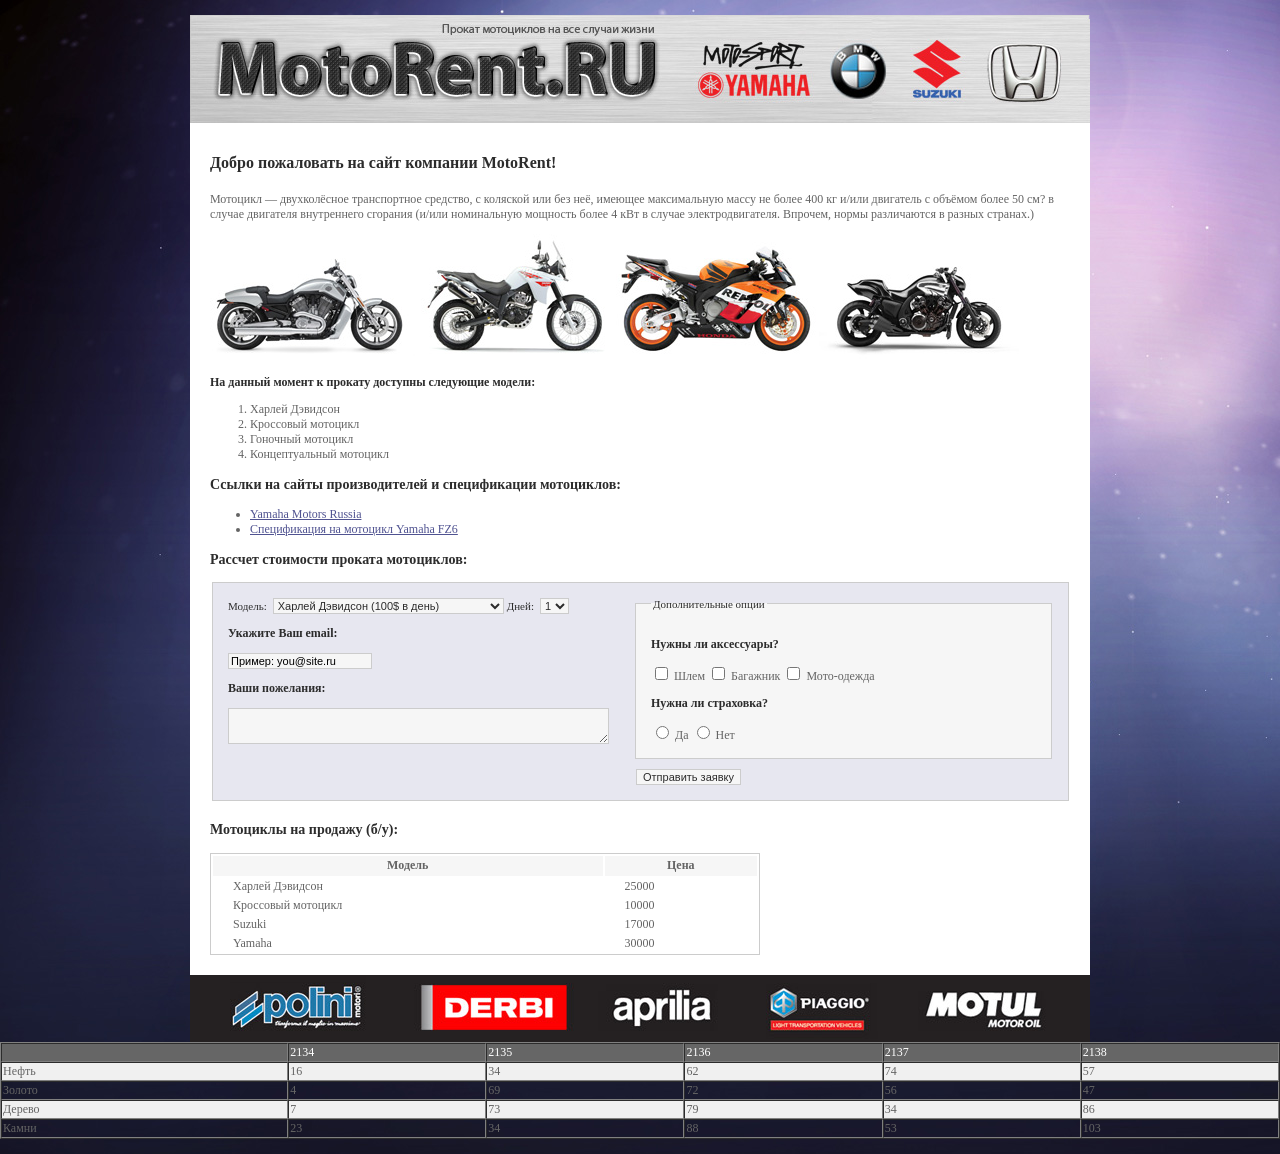
<file: moto/index.html>
﻿<!DOCTYPE html PUBLIC "-//W3C//DTD XHTML 1.0 Transitional//EN" 
"http://www.w3.org/TR/xhtml1/DTD/xhtml1-transitional.dtd">
<html xmlns="http://www.w3.org/1999/xhtml" xml:lang="en">
	<head>
		<meta http-equiv="content-type" content="text/html; charset=utf-8" />
		<title>Курс по Javascript</title>
		<link href="css/mystyle.css" rel="stylesheet" type="text/css" />
	</head>
	<body>
		<!-- Общий div для всей в -->
		<div class="maindiv" id="main_div">
			<!-- Блок хедера (шапка сайта) -->
			<div id="forheader">
				<img src="images/logo.jpg" width="900" height="108" alt="Хедер" title="Шапка сайта" />
			</div>
			<!-- Конец блока хедера -->
			<div id="forbody">
				<h1 id="main_h1">Добро пожаловать на сайт компании MotoRent!</h1>
				<p><span class="pq">Мотоцикл — двухколёсное транспортное средство</span>, с коляской или без неё, имеющее максимальную массу не более 400 кг и/или 
					двигатель с объёмом более 50 см? в случае двигателя внутреннего сгорания (и/или 
					номинальную мощность более 4 кВт в случае электродвигателя. Впрочем, нормы 
					различаются в разных странах.) </p>
				<!-- Блок с 4-мя изображениями -->
				<div id="div_for_img"> 
					<img id="img_1" src="images/moto4.jpg" width="200" height="125" alt="Мотоцикл 1" />
					<img id="img_2" src="images/moto2.jpg" width="200" height="125" alt="Мотоцикл 2" /> 
					<img id="img_3" src="images/moto3.jpg" width="200" height="125" alt="Мотоцикл 3" />
					<img id="img_4" src="images/moto1.jpg" width="200" height="125" alt="Мотоцикл 4" /> 

				</div>
				<p><strong>На данный момент к прокату доступны следующие модели:</strong></p>
				<!-- Ненумерованный список -->
				<ol id="moto_models">
					<li>Харлей Дэвидсон</li>
					<li>Кроссовый мотоцикл</li>
					<li>Гоночный мотоцикл</li>
					<li>Концептуальный мотоцикл</li>
				</ol>
				<h3 id="my_h3"><span class="pq">Ссылки на сайты производителей</span> и спецификации мотоциклов:</h3>
				<ul id="my_links">
					<li><a href="http://www.yamaha-motor.ru" target="_blank" id="superlink">Yamaha Motors Russia</a></li>
					<li><a href="documents/yamaha_fz6.PDF">Спецификация на мотоцикл Yamaha FZ6</a></li>
				</ul>
				<h3>Рассчет стоимости проката мотоциклов:</h3>
				<!-- Форма -->
				<form action="form.php" id="my_form">
					<div id="bigform">
						<fieldset>
							<!-- Правый блок формы -->
							<div id="div_form_1">
								<fieldset id="innerfieldset">
									<legend>Дополнительные опции</legend>
									<p><strong>Нужны ли аксессуары?</strong></p>
									<div id="format">
										<input type="checkbox" value="sh" name="dop_oprions" id="shlem" />
										<label for="shlem">Шлем</label>
										<input type="checkbox" value="bag" name="dop_oprions" id="bag" />
										<label for="bag">Багажник</label>
										<input type="checkbox" value="od" name="dop_oprions" id="od" />
										<label for="od">Мото-одежда</label>
									</div>
									<p><strong>Нужна ли страховка?</strong></p>
									<div id="radio">
										<input type="radio" id="inch_yes" value="yes" name="inch" />
										<label for="inch">Да</label>
										<input type="radio" id="inch_no" value="no" name="inch" />
										<label for="inch">Нет</label>
									</div>
								</fieldset>
								<input type="submit" value="Отправить заявку" id="my_button" />
							</div>
							<!-- Левый блок формы --> 
							<div id="div_form_2">
								<span>Модель:</span>
								<select name="moto" size="1" id="motoSelect">
									<option value="1">Харлей Дэвидсон (100$ в день)</option>
									<option value="2">Кроссовый мотоцикл (40$ в день)</option>
									<option value="3">Гоночный мотоцикл (150$ в день)</option>
									<option value="4">Концептуальный мотоцикл (340$ в день)</option>
								</select>
								<span>Дней:</span>
								<select name="days" size="1" id="daysSelect">
									<option value="1">1</option>
									<option value="2">2</option>
								</select>
								<p><strong>Укажите Ваш email:</strong></p>
								<input type="text" id="email" value="Пример: you@site.ru" /> 
								<p><strong>Ваши пожелания:</strong></p>
								<textarea cols="45" rows="2" id="mytextarea"></textarea>
							</div>
						</fieldset>
					</div>
				</form>
				<!-- Конец формы -->
				<!-- Таблица с мотоциклами на продажу -->
				<h3 id="sale">Мотоциклы на продажу (б/у):</h3>
				<table width="550" id="moto_table" title="Таблица цен на мотоциклы" class="mototable">
					<thead>
						<tr>
							<th><strong>Модель</strong></th>
							<th><strong>Цена</strong></th>
						</tr>
					</thead>
					<tbody>
						<tr>
							<td>Харлей Дэвидсон</td>
							<td>25000</td>
						</tr>
						<tr>
							<td>Кроссовый мотоцикл</td>
							<td>10000</td>
						</tr>
						<tr>
							<td>Suzuki</td>
							<td>17000</td>
						</tr>
						<tr>
							<td>Yamaha</td>
							<td>30000</td>
						</tr>
					</tbody>
				</table>
				<div id="forresults"></div>
			</div>
			<!-- Блок футера -->
			<div id="forfooter">
				<img src="images/footer.jpg" width="900" height="67" alt="Футер" title="Производители" />
			</div>
			<!-- Конец футера -->
		</div>

<style>
   #tbl { 
    width: 100%; /* Ширина таблицы */
    border-spacing: 0; /* Расстояние между ячейками */
   }
   #tbl tr:nth-child(2n) {
    background: #f0f0f0; /* Цвет фона 2n, 2n+1, 7n+2,...*/
   } 
   #tbl tr:nth-child(1) {
    background: #666; /* Цвет фона */
    color: #fff; /* Цвет текста */
   } 
  </style>


		  <table id="tbl" border="1">
			   <tr> 
			    <td>&nbsp;</td><td>2134</td><td>2135</td>
			    <td>2136</td><td>2137</td><td>2138</td>
			   </tr>
			   <tr> 
			    <td>Нефть</td><td>16</td><td>34</td>
			    <td>62</td><td>74</td><td>57</td>
			   </tr>
			   <tr>
			    <td>Золото</td><td>4</td><td>69</td>
			    <td>72</td><td>56</td><td>47</td>
			   </tr>
			   <tr>
			    <td>Дерево</td><td>7</td><td>73</td>
			    <td>79</td><td>34</td><td>86</td>
			   </tr>
			   <tr>
			    <td>Камни</td><td>23</td><td>34</td>
			    <td>88</td><td>53</td><td>103</td>
			   </tr>
  	</table>
	</body>
</html>
</file>
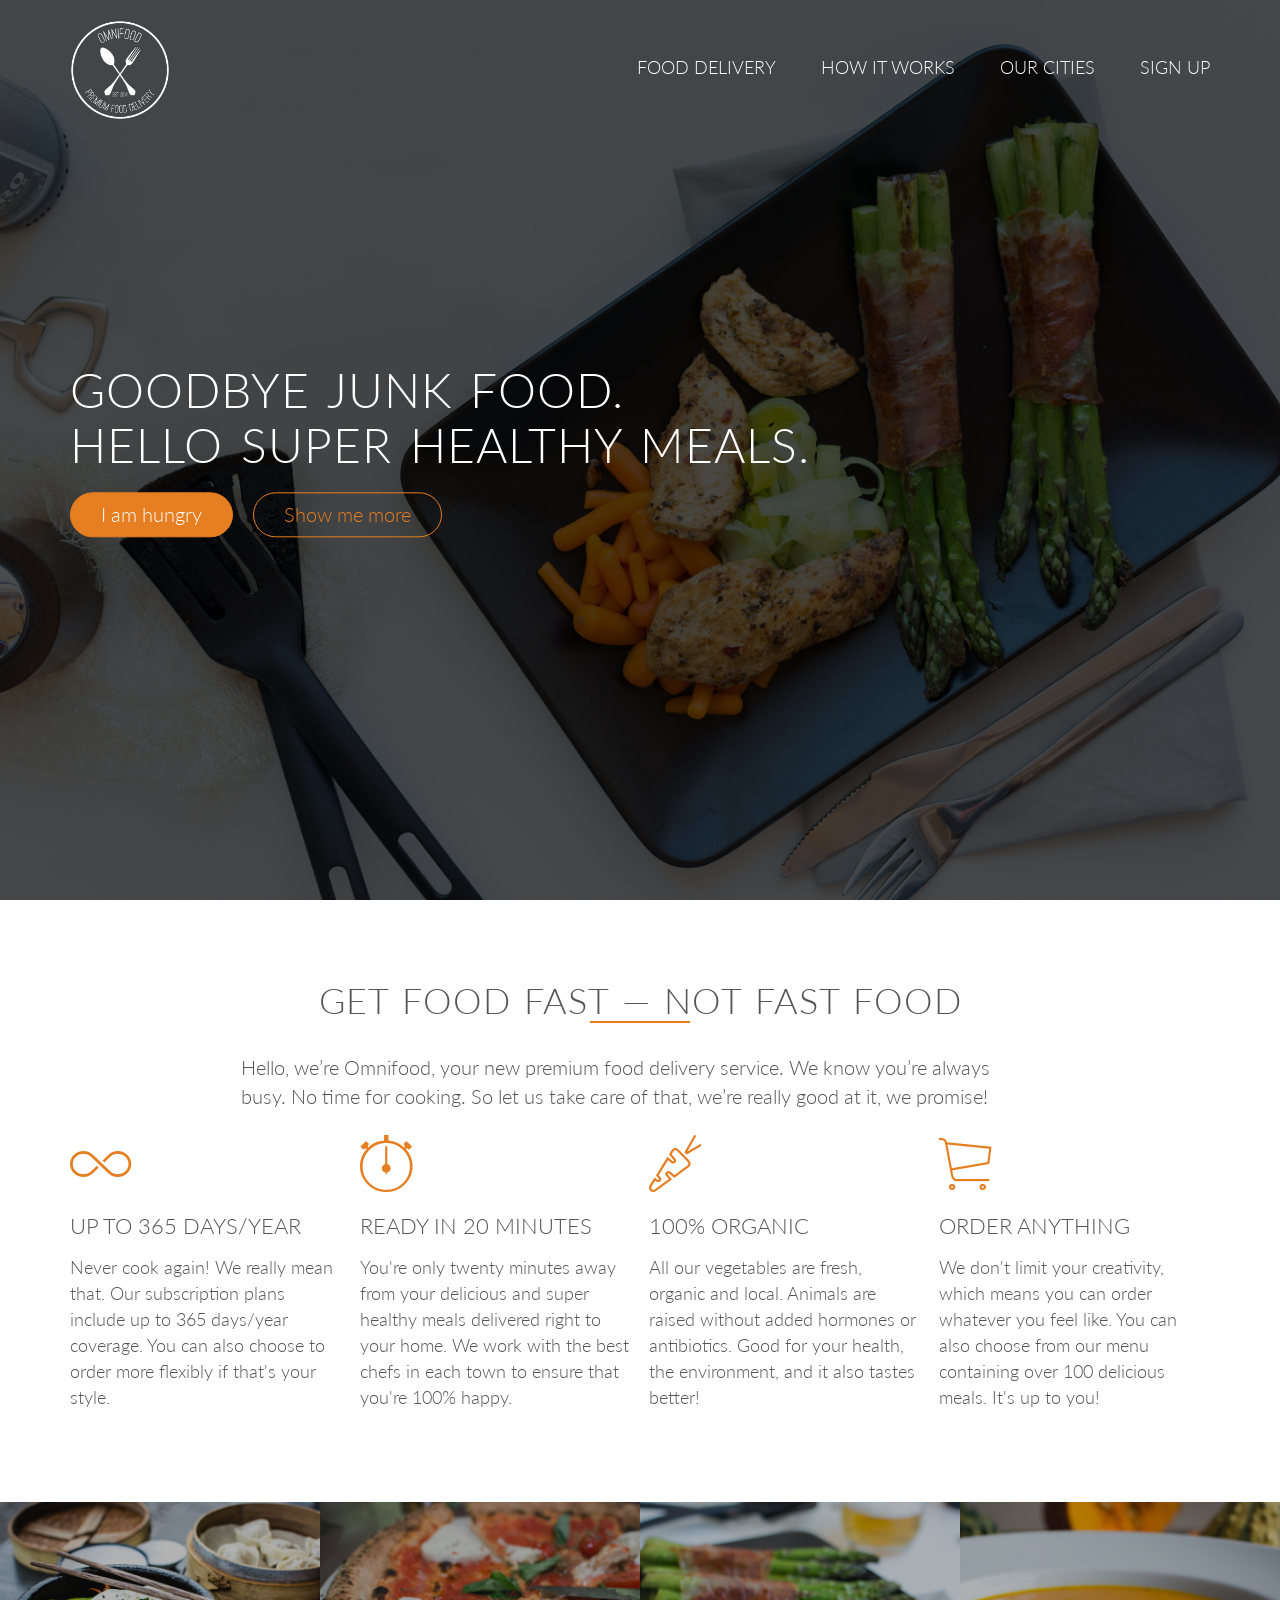
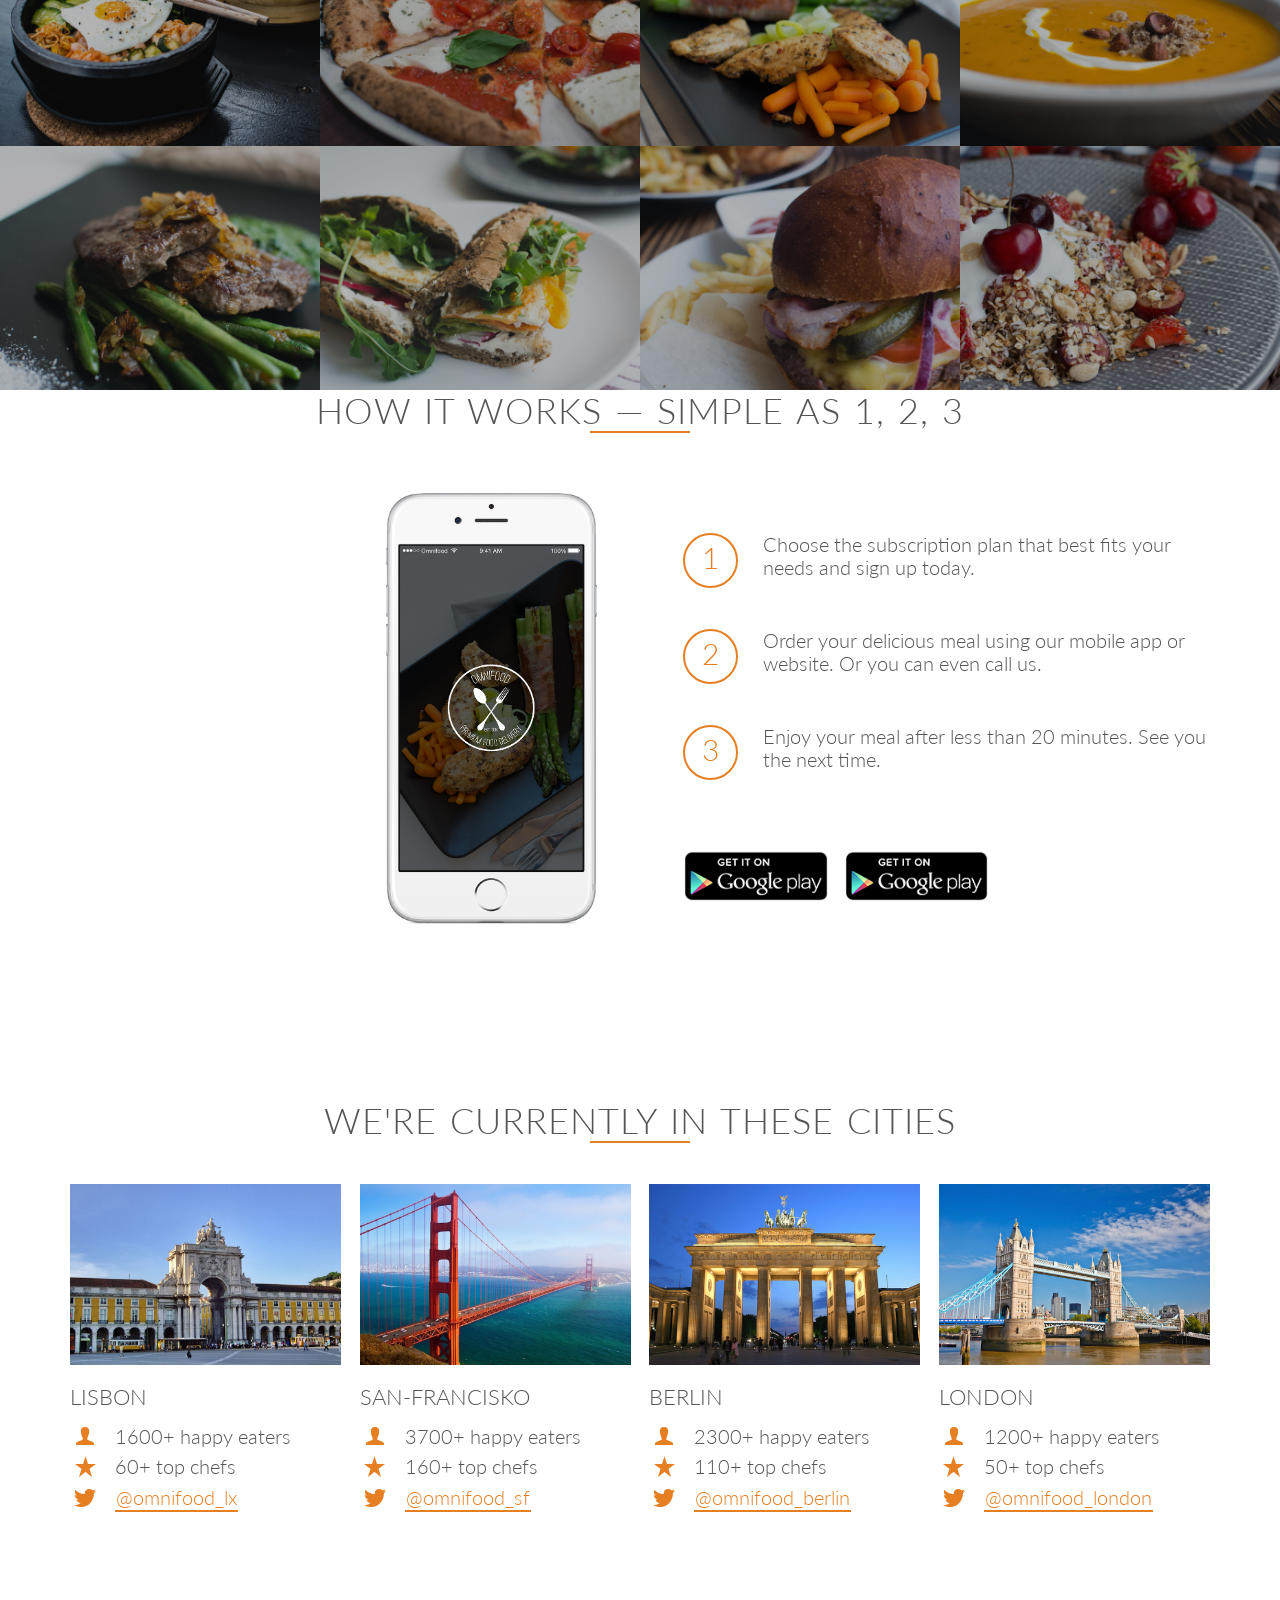
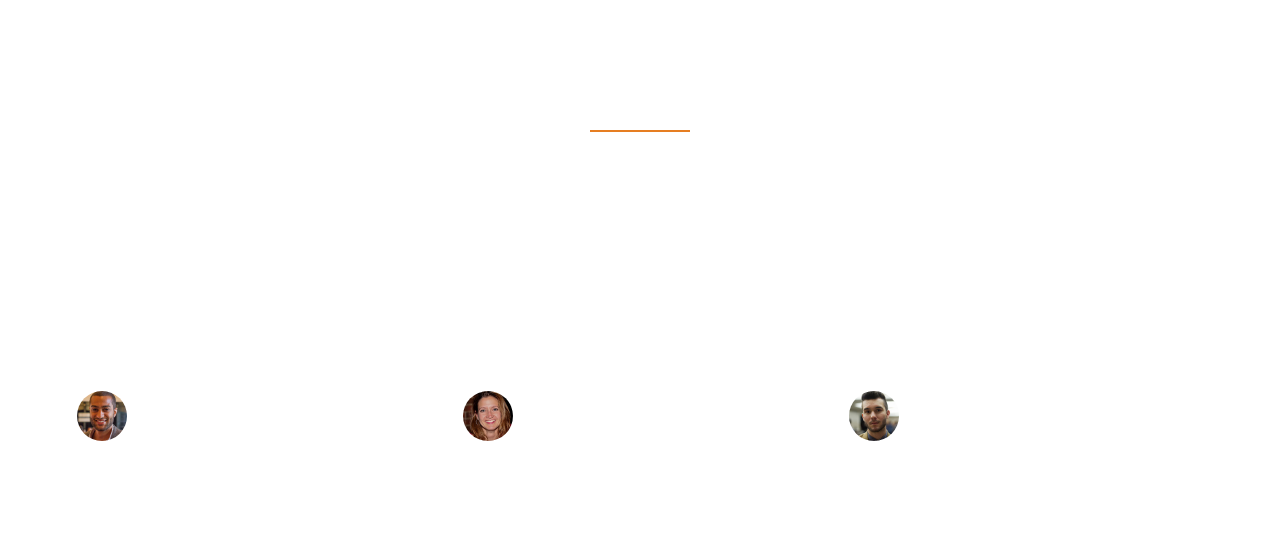
<file: omnifood/index.html>
<!Doctype html>
<html lang="en">
    <head>
        <link rel="stylesheet" type="text/css" href="vendors/css/normalize.css">
        <link rel="stylesheet" type="text/css" href="vendors/css/grid.css">
        <link rel="stylesheet" type="text/css" href="vendors/css/ionicons.min.css">
        <link rel="stylesheet" type="text/css" href="resourse/css/style.css">
        <link href="https://fonts.googleapis.com/css?family=Lato:100,300,300i,400" rel="stylesheet">


        <title>Omnifood</title>
    </head>

    <body>
        <header>
            <nav>
                <div class="row">
                    <img src="resourse/img/logo-white.png"alt="Omnifood logo" class="logo">
                    <ul class="main-nav">
                        <li><a href="#">Food delivery</a></li>
                        <li><a href="#">How it works</a></li>
                        <li><a href="#">Our cities</a></li>
                        <li><a href="#">Sign up</a></li>
                    </ul>
                </div>
            </nav>
            <div class="hero-text-box">
                <h1>Goodbye junk food. <br>Hello super healthy meals.</h1>
                <a class="btn btn-full" href="#">I am hungry</a>
                <a class="btn btn-ghost"href="#">Show me more</a>

            </div>

        </header>
        <section class="section-feutures">
            <div class="row">

                <h2>Get food fast &mdash; not fast food</h2>
                <p class="long-copy">Hello, we’re Omnifood, your new premium food delivery service. We know you’re always busy. No time for cooking. So let us take care of that, we’re really good at it, we promise!</p>

            </div>
            <div class="row">
                <div class="col span-1-of-4 box">
                    <i class="ion-ios-infinite-outline icon-big"></i>
                    <h3>Up to 365 days/year</h3>
                    <p>Never cook again! We really mean that. Our subscription plans include up to 365 days/year coverage. You can also choose to order more flexibly if that's your style.</p>

                </div>
                <div class="col span-1-of-4 box">
                    <i class="ion-ios-stopwatch-outline icon-big"></i>
                    <h3>Ready in 20 minutes</h3>
                    <p>You're only twenty minutes away from your delicious and super healthy meals delivered right to your home. We work with the best chefs in each town to ensure that you're 100% happy.</p>

                </div>
                <div class="col span-1-of-4 box">
                    <i class="ion-ios-nutrition-outline icon-big"></i>
                    <h3>100% organic</h3>
                    <p>All our vegetables are fresh, organic and local. Animals are raised without added hormones or antibiotics. Good for your health, the environment, and it also tastes better!</p>

                </div>
                <div class="col span-1-of-4 box">
                    <i class="ion-ios-cart-outline icon-big"></i>
                    <h3>Order anything</h3>
                    <p>We don't limit your creativity, which means you can order whatever you feel like. You can also choose from our menu containing over 100 delicious meals. It's up to you!</p>
                </div>
            </div>
        </section>
        <section class="section-meals">
            <ul class="meals-shwcase clearfix">
                <li>
                    <figure class="meal-photo">
                        <img src="resourse/img/1.jpg" alt="Korean bibimbap with egg and vegetables">
                    </figure>
                </li>
                <li>
                    <figure class="meal-photo">
                        <img src="resourse/img/2.jpg" alt="Simple italian pizza with cherry tomatoes">
                    </figure>
                </li>
                <li>
                    <figure class="meal-photo">
                        <img src="resourse/img/3.jpg" alt="Chicken breast steak with vegetables">
                    </figure>
                </li>
                <li>
                    <figure class="meal-photo">
                        <img src="resourse/img/4.jpg" alt="Autumn pumpkin soup">
                    </figure>
                </li>
            </ul>
            <ul class="meals-shwcase clearfix">
                <li>
                    <figure class="meal-photo">
                        <img src="resourse/img/5.jpg" alt="Paleo beef steak with vegetables">
                    </figure>
                </li>
                <li>
                    <figure class="meal-photo">
                        <img src="resourse/img/6.jpg" alt="Healthy baguette with egg and vegetables">
                    </figure>
                </li>
                <li>
                    <figure class="meal-photo">
                        <img src="resourse/img/7.jpg" alt="Burger with cheddar and bacon">
                    </figure>
                </li>
                <li>
                    <figure class="meal-photo">
                        <img src="resourse/img/8.jpg" alt="Granola with cherries and strawberries">
                    </figure>
                </li>
            </ul>
        </section>
        <section class="section-steps">
            <div class="row">
                <h2>How it works &mdash; Simple as 1, 2, 3</h2>
            </div>
            <div class="row">
                <div class="col span-1-of-2 steps-box">
                    <img src="resourse/img/app-iPhone.png"alt="Omnifood app on iPhone" class="app-screen">
                </div>
                <div class="col span-1-of-2 steps-box">
                    <div class="works-step"> 
                        <div>1</div>
                        <p>Choose the subscription plan that best fits your needs and sign up today.</p>
                    </div>
                    <div class="works-step"> 
                        <div>2</div>
                        <p>Order your delicious meal using our mobile app or website. Or you can even call us.</p>
                    </div>
                    <div class="works-step"> 
                        <div>3</div>
                        <p>Enjoy your meal after less than 20 minutes. See you the next time.</p>
                    </div>
                    <a href="#" class="btn-app"><img src="resourse/img/download-app-android.png" alt="App Store Button"></a>
                    <a href="#" class="btn-app"><img src="resourse/img/download-app-android.png" alt="Play Store Button"></a>

                </div>
            </div>
        </section>
        <section class="section-cities">
            <div class="row">
                <h2>We're currently in these cities</h2>
            </div>
            <div class="row">
                <div class="col span-1-of-4 box">
                    <img src="resourse/img/lisbon-3.jpg" alt="Lisbon">
                    <h3>Lisbon</h3>
                    <div class="city-feauture">
                        <i class="ion-person icon-small"></i>
                        1600+ happy eaters
                    </div>
                    <div class="city-feauture">
                        <i class="ion-star icon-small"></i>
                        60+ top chefs
                    </div>
                    <div class="city-feauture">
                        <i class="ion-social-twitter icon-small"></i>
                        <a href="#">@omnifood_lx</a>
                    </div>
                </div>
                <div class="col span-1-of-4 box">
                    <img src="resourse/img/san-francisco.jpg" alt="San-francisco">
                    <h3>San-francisko</h3>
                    <div class="city-feauture">
                        <i class="ion-person icon-small"></i>
                        3700+ happy eaters
                    </div>
                    <div class="city-feauture">
                        <i class="ion-star icon-small"></i>
                        160+ top chefs
                    </div>
                    <div class="city-feauture">
                        <i class="ion-social-twitter icon-small"></i>
                        <a href="#">@omnifood_sf</a>
                    </div>
                </div>
                <div class="col span-1-of-4 box">
                    <img src="resourse/img/berlin.jpg" alt="Berlin">
                    <h3>Berlin</h3>
                    <div class="city-feauture">
                        <i class="ion-person icon-small"></i>
                        2300+ happy eaters
                    </div>
                    <div class="city-feauture">
                        <i class="ion-star icon-small"></i>
                        110+ top chefs
                    </div>
                    <div class="city-feauture">
                        <i class="ion-social-twitter icon-small"></i>
                        <a href="#">@omnifood_berlin</a>
                    </div>
                </div>
                <div class="col span-1-of-4 box">
                    <img src="resourse/img/london.jpg" alt="London">
                    <h3>London</h3>
                    <div class="city-feauture">
                        <i class="ion-person icon-small"></i>
                        1200+ happy eaters
                    </div>
                    <div class="city-feauture">
                        <i class="ion-star icon-small"></i>
                        50+ top chefs
                    </div>
                    <div class="city-feauture">
                        <i class="ion-social-twitter icon-small"></i>
                        <a href="#">@omnifood_london</a>
                    </div>
                </div>
            </div>
        </section>
        <section class="section-testimonials">
            <div class="row">
                <h2>Our customers can't live without us</h2>
            </div>
            <div class="row">
                <div class="col span-1-of-3">
                    <blockquote>Omnifood is just awesome! I just launched a startup which leaves me with no time for cooking, so Omnifood is a life-saver. Now that I got used to it, I couldn't live without my daily meals.
                        <cite><img src="resourse/img/customer-1.jpg">Alberto Duncan</cite>
                    </blockquote>
                </div>
                <div class="col span-1-of-3">
                    <blockquote>Inexpensive, healthy and great-tasting meals, delivered right to my home. We have lots of food delivery here in Lisbon, but no one comes even close to Omifood. Me and my family are so in love.
                        <cite><img src="resourse/img/customer-2.jpg">Joana Silva</cite>
                    </blockquote>
                </div>
                <div class="col span-1-of-3">
                    <blockquote>I was looking for a quick and easy food delivery service in San Franciso. I tried a lot of them and ended up with Omnifood. Best food delivery service in the Bay Area. Keep up the great work. 
                        <cite><img src="resourse/img/customer-3.jpg">Milton Chapman</cite>
                    </blockquote>
                </div>
            </div>
        </section>
        
                    </div>
                </form>
            </div>

        </section>

    </body>
</html>

<!--



Fields to include:
Name
Email
How did you find us?
Newsletter
Drop us a line












Plan 3: 









!
()


























-->
</file>
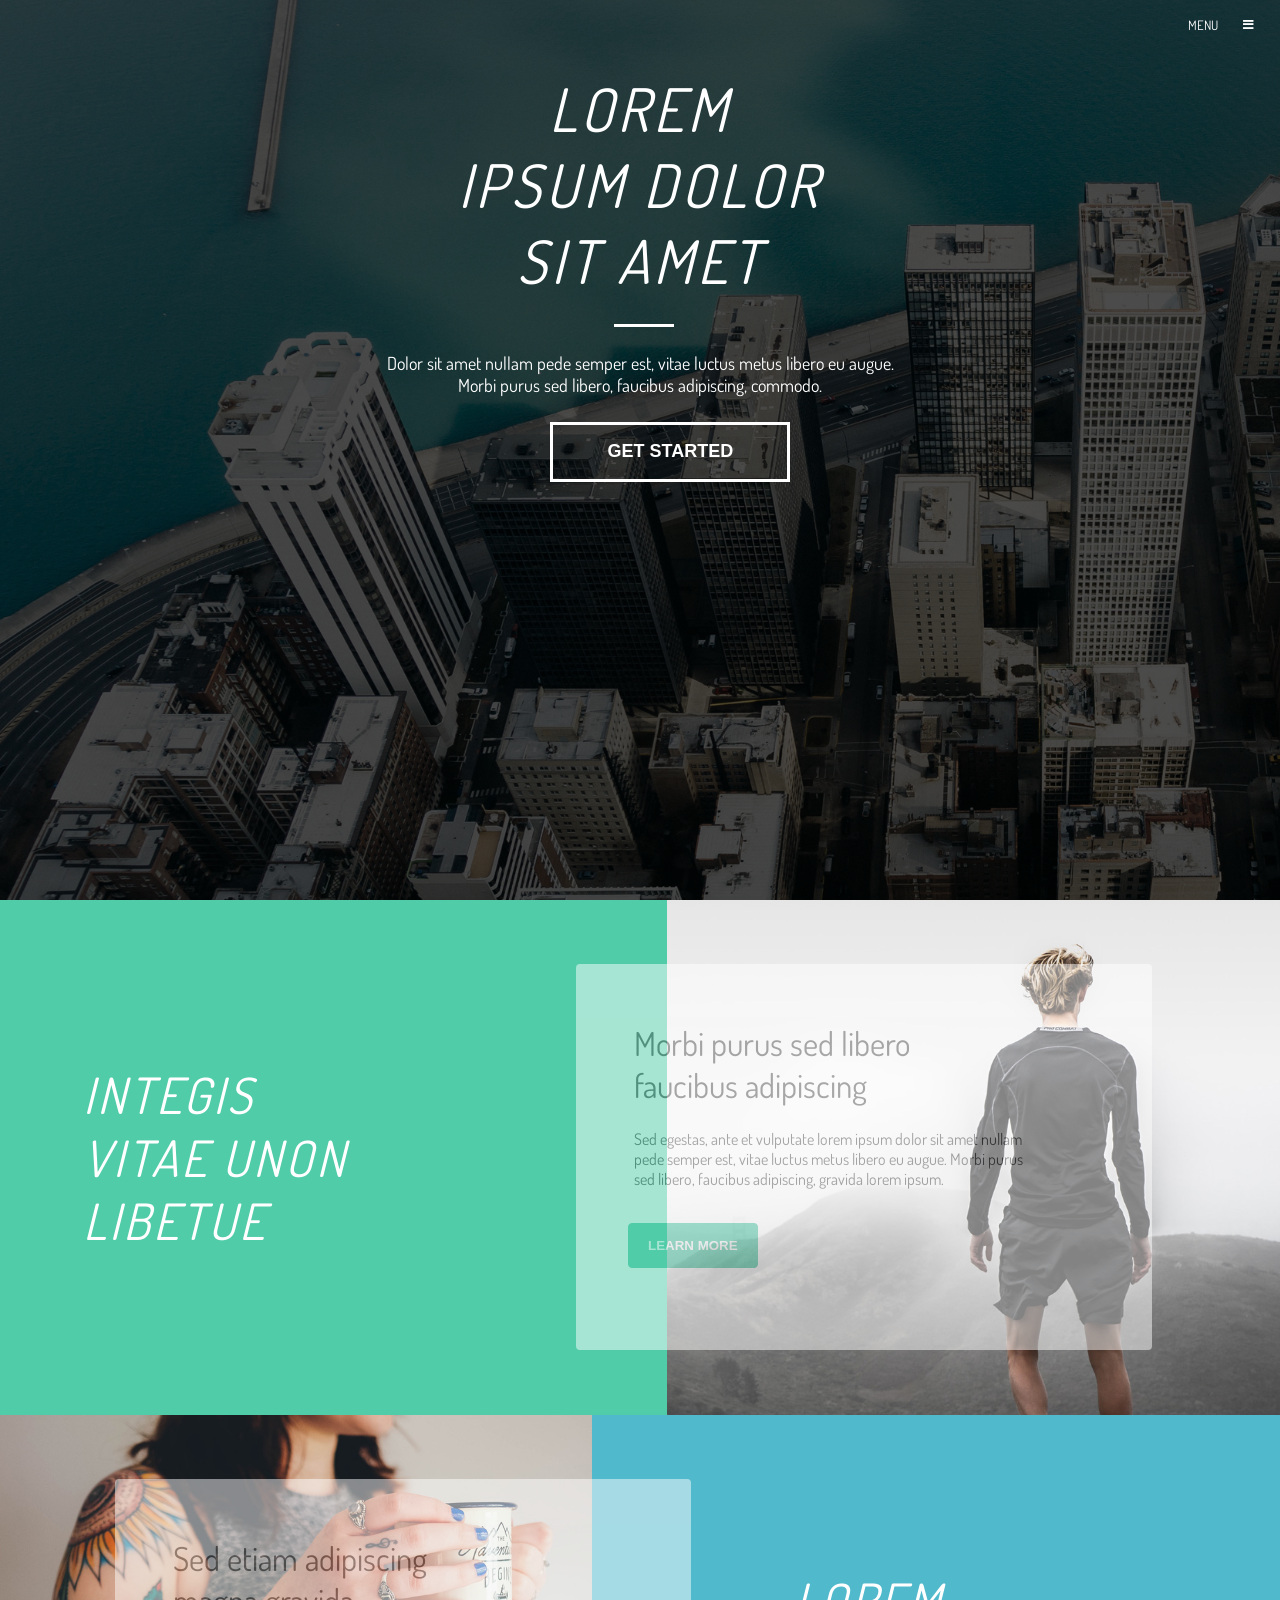
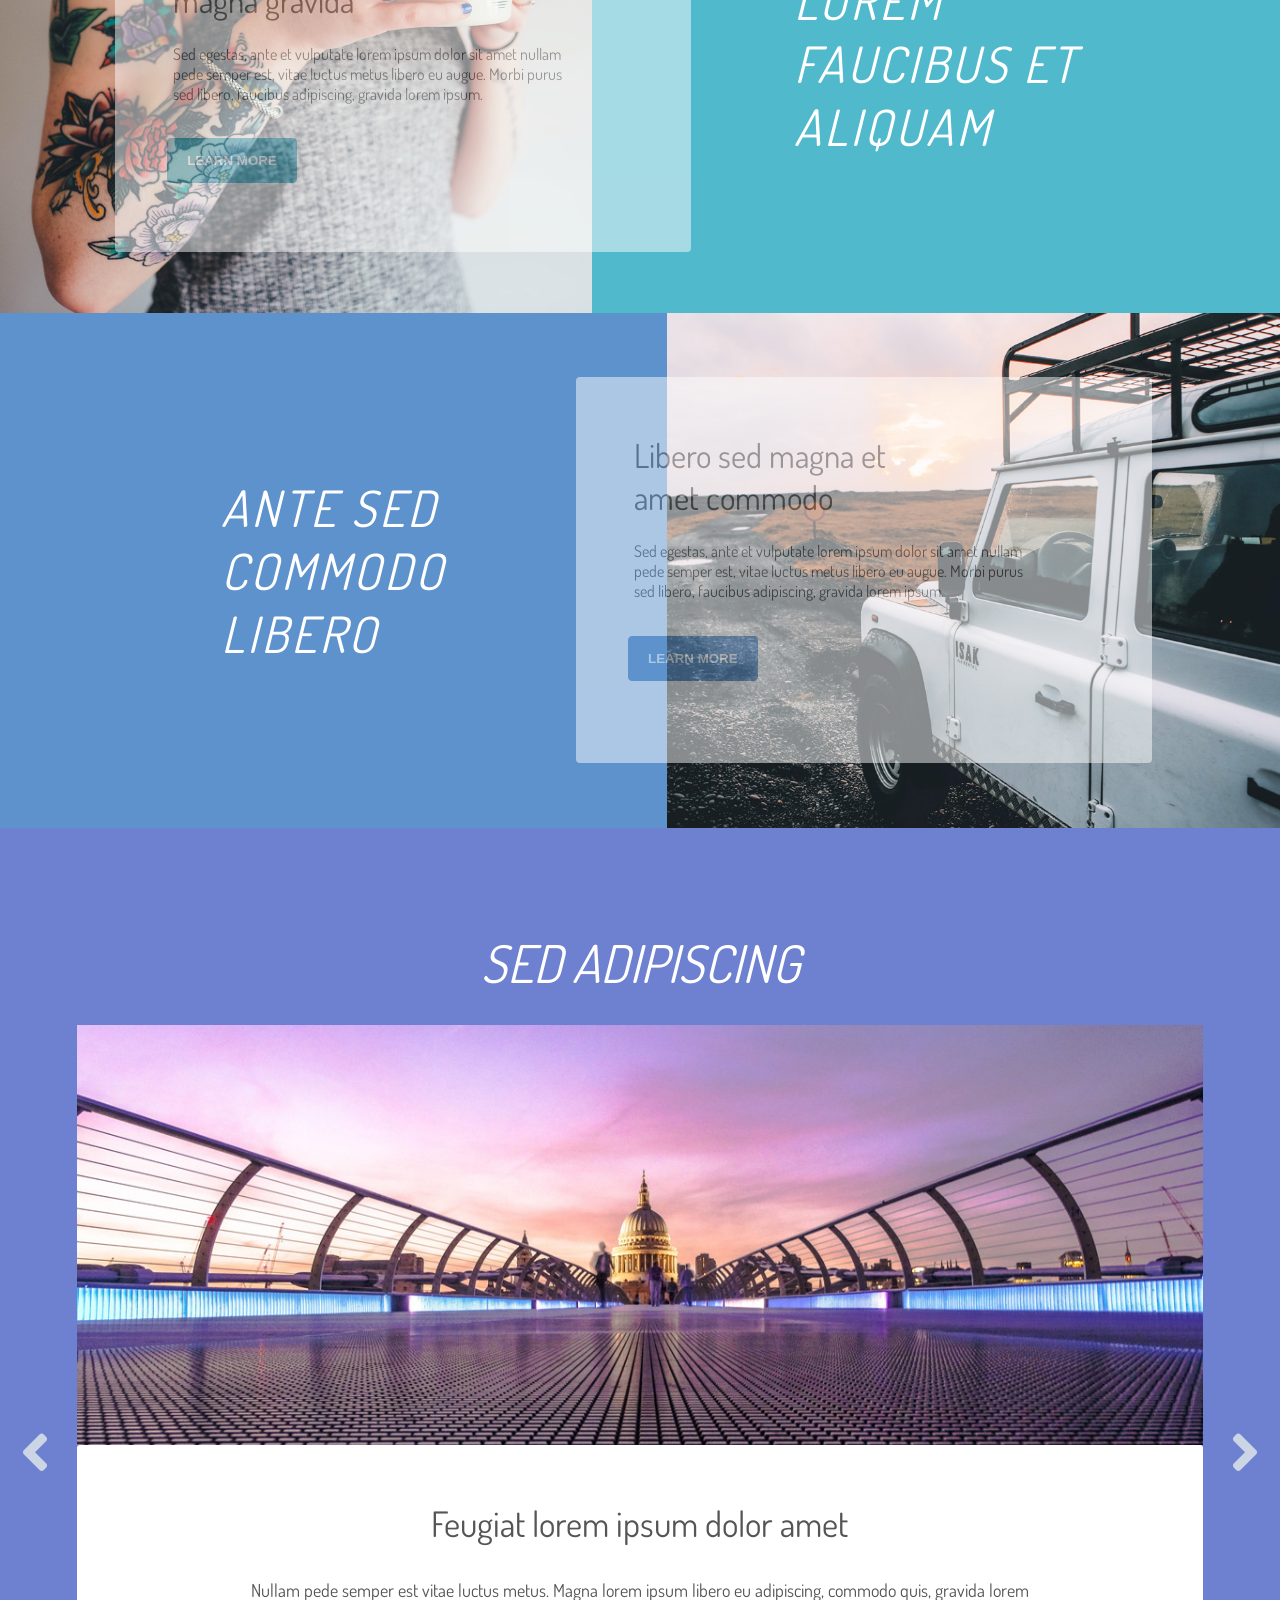
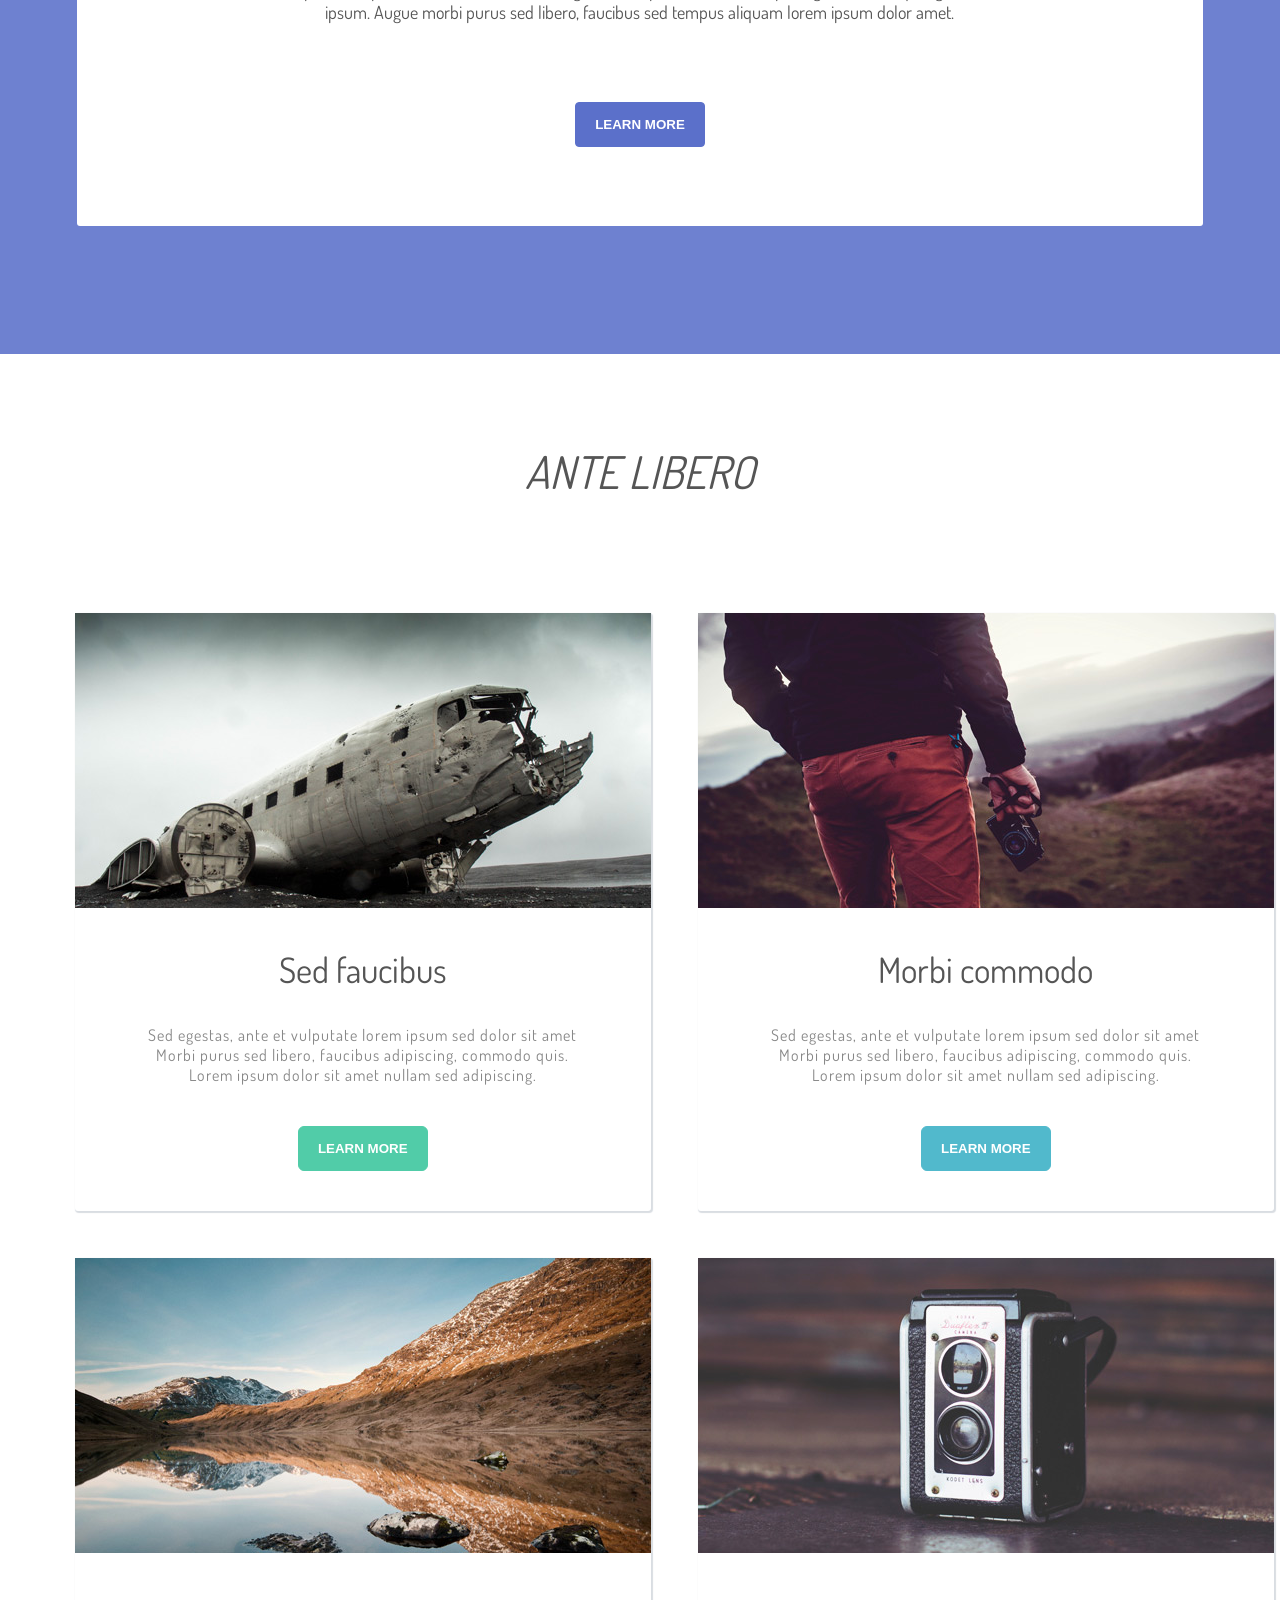
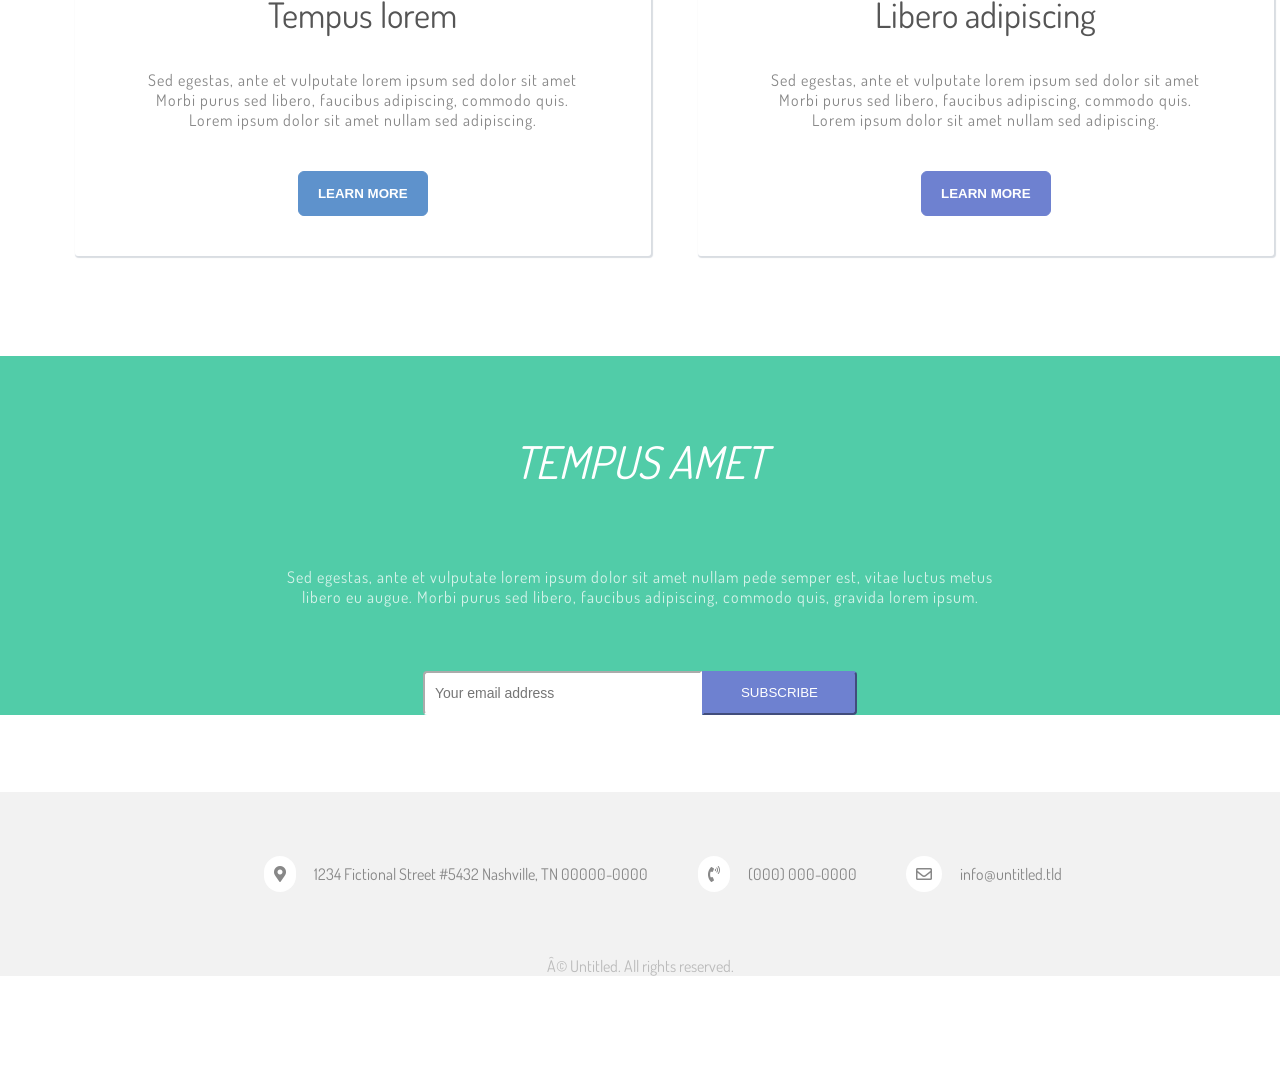
<file: practice-page/index.html>
<!DOCTYPE html>
<html>
<head>
	<title>Practice Page</title>
	<link rel="stylesheet" type="text/css" href="style.css">
	<link href="https://fonts.googleapis.com/css?family=Dosis|Nanum+Gothic|Open+Sans+Condensed:300|PT+Sans" rel="stylesheet">
	 <link rel="stylesheet" href="https://use.fontawesome.com/releases/v5.0.13/css/all.css" integrity="sha384-DNOHZ68U8hZfKXOrtjWvjxusGo9WQnrNx2sqG0tfsghAvtVlRW3tvkXWZh58N9jp" crossorigin="anonymous">
	 <script type="text/javascript" src="jquery.min.js"></script>
	 <script type="text/javascript" src="main.js"></script>

</head>
<body>
	<div class="top">
		<div class="cover"></div>
	</div>
	<div class="menu-text">

			<ul class="menu-ul">
				<i class="close-icon fas fa-times"></i> 
				<li class="ul-li top-20">Home</li>
				<div class="input-border"></div>
				<li class="ul-li top-5">Generic</li>
				<div class="input-border"></div>
				<li class="ul-li top-5">Elements</li>
			</ul>
			<input class="menu-input-1" type="submit" value="SIGN UP">
			
			<input class="menu-input-2" type="submit" value="LOG IN">
		</div>
	<div class="menu">
			<p>MENU</p>
			<i class="menu-icon fas fa-bars"></i>
			
		</div>

	<div class="inner">
		<div class="inner-text">
			<p class="lorem-text">LOREM<br>
			IPSUM DOLOR<br>
			SIT AMET</p>
		</div>
		<div class="border"></div>
		<p class="dolor-text">Dolor sit amet nullam pede semper est, vitae luctus metus libero eu augue.<br> Morbi purus sed libero, faucibus adipiscing, commodo.</p>
		 <input class="input" type="submit" value="GET STARTED">
	</div>
	<div class="second-part">
		<div class="appear-text">
			<p class="appear-text-1">Morbi purus sed libero<br>faucibus adipiscing</p>
			<p class="appear-text-2">Sed egestas, ante et vulputate lorem ipsum dolor sit amet nullam<br> pede semper est, vitae luctus metus libero eu augue. Morbi purus<br> sed libero, faucibus adipiscing, gravida lorem ipsum.</p>
			<input class="appear-text-input" type="submit" value="LEARN MORE">
		</div>
		<div class="integis-text part-text">
			<p>INTEGIS<br>
			VITAE UNON<br>
			LIBETUE</p>
		</div>
		<div class="integis-img">
			<img src="images/pic01.jpg">
		</div>
	</div>
	<div class="third-part">
			<div class="second-appear-text">
			<p class="appear-text-1">Sed etiam adipiscing<br>
			magna gravida</p>
			<p class="appear-text-2">Sed egestas, ante et vulputate lorem ipsum dolor sit amet nullam<br> pede semper est, vitae luctus metus libero eu augue. Morbi purus<br> sed libero, faucibus adipiscing, gravida lorem ipsum.</p>
			<input class="appear-text-input-blue" type="submit" value="LEARN MORE">
		</div>
			<div class="faucibus">
				<img src="images/pic02.jpg">
			</div>
			<div class="faubicus">
				<p>LOREM<br>
				FAUCIBUS ET<br>
				ALIQUAM</p>
			</div>
		</div>
		<div class="fourth-part">
			<div class="third-appear-text">
			<p class="appear-text-1">Libero sed magna et<br>
			amet commodo</p>
			<p class="appear-text-2">Sed egestas, ante et vulputate lorem ipsum dolor sit amet nullam<br>pede semper est, vitae luctus metus libero eu augue. Morbi purus<br> sed libero, faucibus adipiscing, gravida lorem ipsum.</p>
			<input class="appear-text-input-dark-blue" type="submit" value="LEARN MORE">
		</div>
		<div class="ante">
				<p>ANTE SED<br>
				COMMODO<br>
				LIBERO</p>
			</div>
			<div class="ante-img">
				<img src="images/pic03.jpg">
			</div>
		</div>
		<div class="adipiscing-part-1">
			<div class="arrow left-arrow"><i class="fas fa-angle-left"></i></div>
			<div class="arrow right-arrow"><i class="fas fa-angle-right"></i></div>

			<div class="slider slider-0">
				<p class="sed-text">SED ADIPISCING</p>
				<img class="sed-img" src="images/pic06.jpg">
			<div>
			<div class="sed-part-2">
				<p class="sed-text-1">Feugiat lorem ipsum dolor amet</p>
				<p class="sed-text-2">Nullam pede semper est vitae luctus metus. Magna lorem ipsum libero eu adipiscing, commodo quis, gravida lorem<br>
				ipsum. Augue morbi purus sed libero, faucibus sed tempus aliquam lorem ipsum dolor amet.</p>
				<input class="sed-input" type="submit" value="LEARN MORE">
			</div> 
		</div>
		</div>
		<div class="slider hidden slider-1">
				<p class="sed-text">SED ADIPISCING</p>
				<img class="sed-img" src="images/pic04.jpg">
			<div>
			<div class="sed-part-2">
				<p class="sed-text-1">Magna libero faucibus adipiscing</p>
				<p class="sed-text-2">Sed egestas, ante et vulputate lorem ipsum dolor sit amet nullam pede semper est, vitae luctus metus libero<br>
				eu augue. Morbi purus sed libero, faucibus adipiscing, commodo quis, gravida lorem ipsum..</p>
				<input class="sed-input" type="submit" value="LEARN MORE">
			</div> 
		</div>
		</div>
		<div class="slider hidden slider-2">
				<p class="sed-text">SED ADIPISCING</p>
				<img class="sed-img" src="images/pic05.jpg">
			<div>
			<div class="sed-part-2">
				<p class="sed-text-1">Aliquam feugiat sed malesuada</p>
				<p class="sed-text-2">Sit amet nullam pede semper est, vitae luctus metus libero eu augue. Morbi purus sed egestas, ante et vulputate<br>
				lorem ipsum dolor sit amet nullam. Adipiscing sed nullam tempus aliquam veroeros.</p>
				<input class="sed-input" type="submit" value="LEARN MORE">
			</div> 
		</div>
		</div>
	</div>
		<p class="libero">ANTE LIBERO</p>
		 <div class="ante-libero">
			<div class="ante-libero-1">
				<img src="images/pic07.jpg">
				<p class="ante-libero-text-1">Sed faucibus</p>
				<p class="ante-libero-text-2">Sed egestas, ante et vulputate lorem ipsum sed dolor sit amet<br> Morbi purus sed libero, faucibus adipiscing, commodo quis.<br> Lorem ipsum dolor sit amet nullam sed adipiscing.</p>
				<input class="ante-input ante-input-1" type="submit" value="LEARN MORE">
			</div>
			<div class="ante-libero-1">
				<img src="images/pic08.jpg">
				<p class="ante-libero-text-1">Morbi commodo</p>
				<p class="ante-libero-text-2">Sed egestas, ante et vulputate lorem ipsum sed dolor sit amet<br> Morbi purus sed libero, faucibus adipiscing, commodo quis.<br> Lorem ipsum dolor sit amet nullam sed adipiscing.</p>
				<input class="ante-input ante-input-2" type="submit" value="LEARN MORE">
			</div>
		</div>

		 <div class="ante-libero">
			<div class="ante-libero-1">
				<img src="images/pic09.jpg">
				<p class="ante-libero-text-1">Tempus lorem</p>
				<p class="ante-libero-text-2">Sed egestas, ante et vulputate lorem ipsum sed dolor sit amet<br> Morbi purus sed libero, faucibus adipiscing, commodo quis.<br> Lorem ipsum dolor sit amet nullam sed adipiscing.</p>
				<input class="ante-input ante-input-3" type="submit" value="LEARN MORE">
			</div>
			<div class="ante-libero-1">
				<img src="images/pic10.jpg">
				<p class="ante-libero-text-1">Libero adipiscing</p>
				<p class="ante-libero-text-2">Sed egestas, ante et vulputate lorem ipsum sed dolor sit amet<br> Morbi purus sed libero, faucibus adipiscing, commodo quis.<br> Lorem ipsum dolor sit amet nullam sed adipiscing.</p>
				<input class="ante-input ante-input-4" type="submit" value="LEARN MORE">
			</div>
		</div> 
		<div class="footer">
			<p class="foot-text-1">TEMPUS AMET</p>
			<p class="foot-text-2">Sed egestas, ante et vulputate lorem ipsum dolor sit amet nullam pede semper est, vitae luctus metus<br>libero eu augue. Morbi purus sed libero, faucibus adipiscing, commodo quis, gravida lorem ipsum.</p>
		<div class="foot-input">
			<input class="foot-input-1" type="email" name="email" id="email" placeholder="Your email address" >
			<input class="foot-input-2" type="submit" value="SUBSCRIBE">
		</div>
		</div>
		<div class="numbers">
			<div class="numbers-span">
				<div class="span-i">
					<i class="numbers-icon fas fa-map-marker-alt"></i><span class="span">1234 Fictional Street #5432 Nashville, TN 00000-0000</span>
				</div>
				<div class="span-i">
					<i class="numbers-icon fas fa-phone-volume"></i><span class="span">(000) 000-0000</span>
				</div>
				<div class="span-i">
					<i class="numbers-icon far fa-envelope"></i><span class="span">info@untitled.tld</span>
				</div>
			</div>
			<p class="copyright">© Untitled. All rights reserved.</p>
		</div>
</body>
</html>
</file>
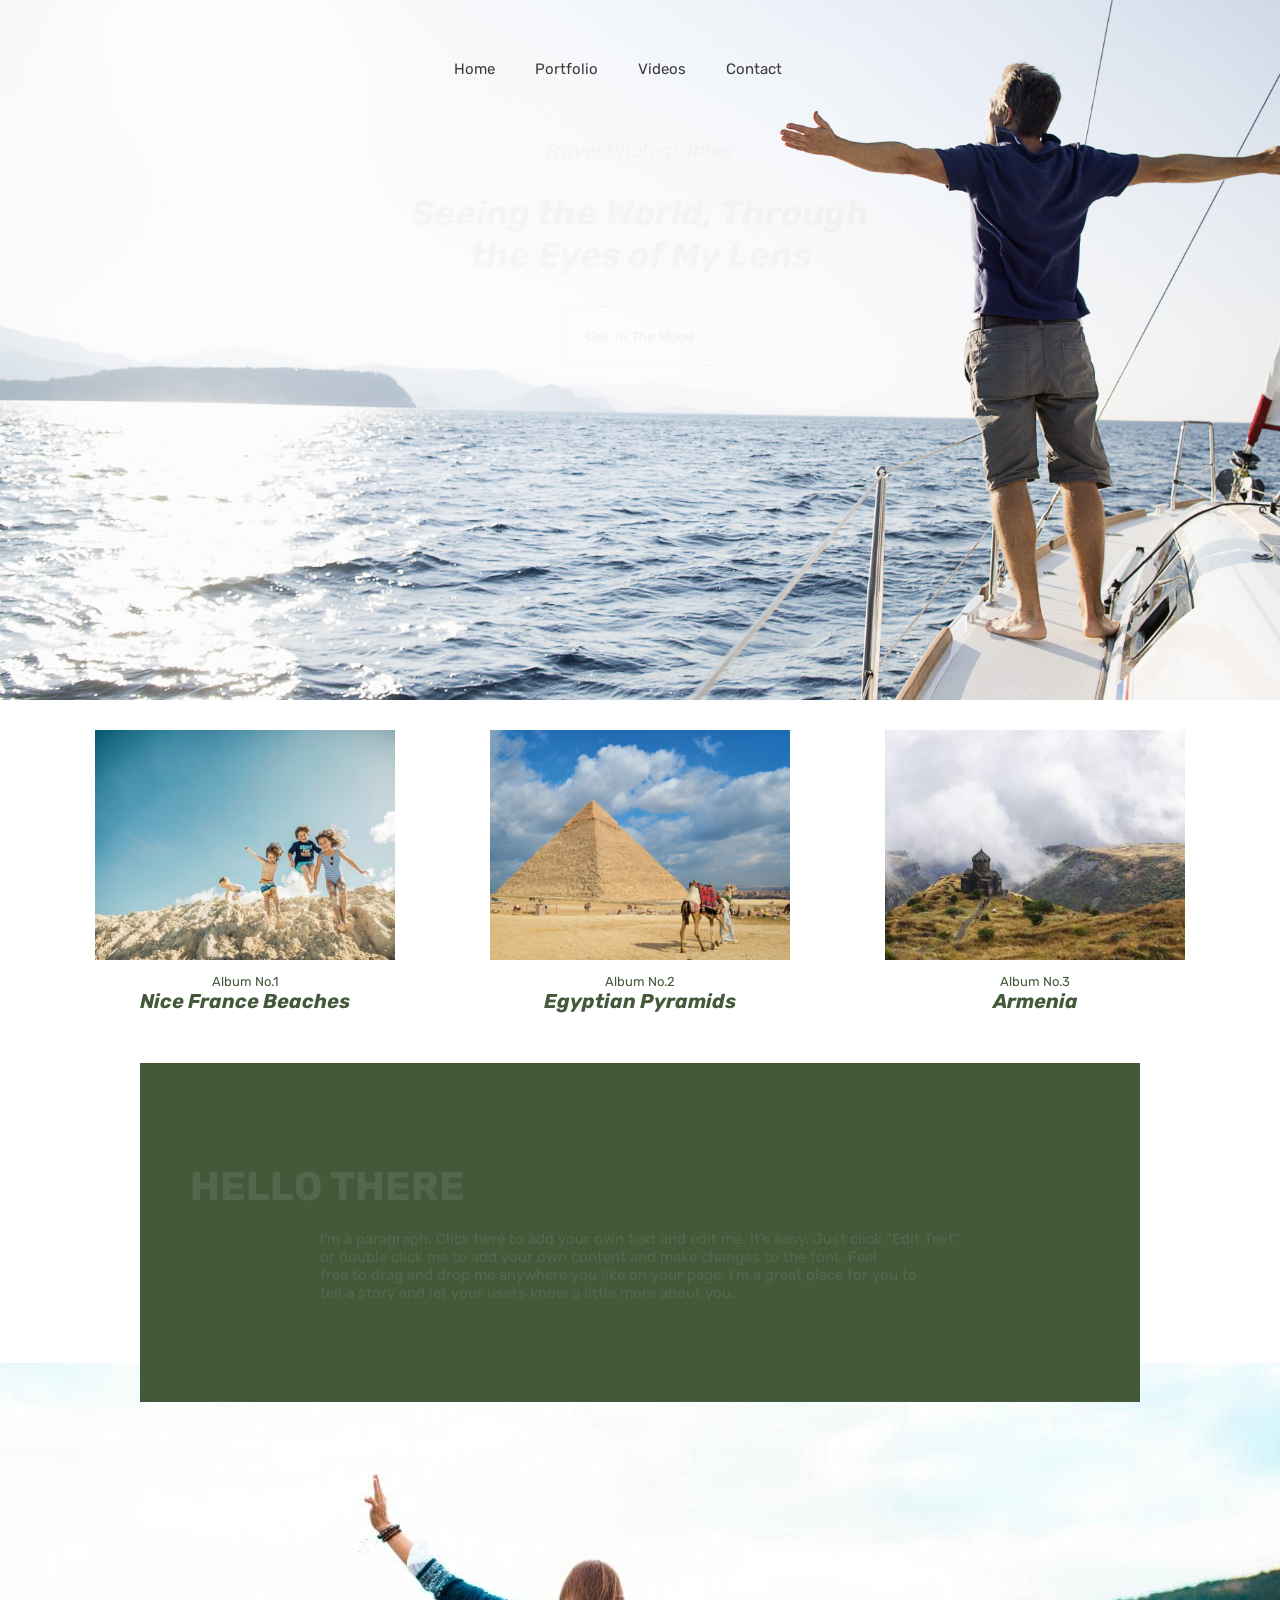
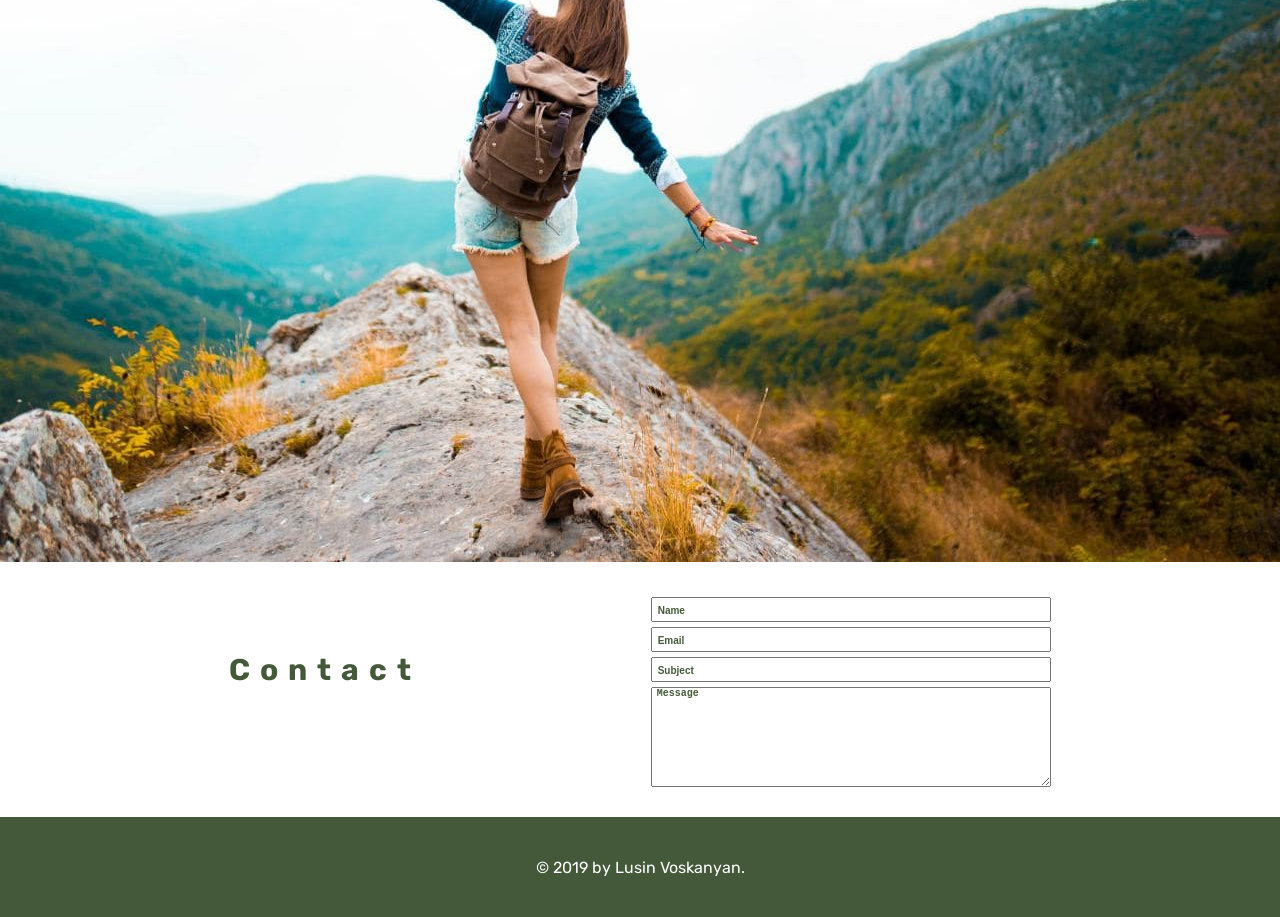
<file: travel/index.html>
<!DOCTYPE html>
<html>
<head>
	<title>Travel</title>
	<link rel="stylesheet" type="text/css" href="style.css">
	<link href="https://fonts.googleapis.com/css?family=Rubik&display=swap" rel="stylesheet">
	<script type="text/javascript" src="jquery.min.js"></script>
	<script type="text/javascript" src="main.js"></script>
</head>
<body>
	<div class="header">
		<div class="menu-input">
			<div class="menu">
				<ul>
					<li>
						<a href="./index.html">Home</a>
					</li>
					<li>
						<a href="./portfolio.html">Portfolio</a>
					</li>
					<li>
						<a href="./video.html">Videos</a>
					</li>
					<li>
						<a href="./contact.html">Contact</a>
					</li>
				</ul>
			</div>
			
		</div>
		<div class="fade-in-header">
			<div class="back-text">
				<p>Travel Photographer</p>
				<h1>Seeing the World, Through<br> the Eyes of My Lens</h1>
			</div>
		
			<div>
				<input class="head-input" type="submit" value="Get 	In The Mood">
			</div>
		</div>
	</div>
	<div class="travel-images">
		<div class="travel-img">
			<img src="images/Kids_on_the_sand-400x300.jpg">
			<div class="hover-img">
				<img src="images/nice-beach-picture.jpg">
			</div>
			<div class="travel-images-text">
				<p>Album No.1</p>
				<h3>Nice France Beaches</h3>
			</div>
		</div>
		<div class="travel-img">
			<img src="images/shs_519758485_GizaPyramids-400x300.jpg">
			<div class="hover-img">
				<img src="images/egyptian-pyramids-3.jpg">
			</div>
			<div class="travel-images-text">
				<p>Album No.2</p>
				<h3>Egyptian Pyramids</h3>
			</div>
		</div>
		<div class="travel-img">
			<img src="images/default.jpg">
			<div class="hover-img">
				<img src="images/Armenia-Travel-Guide-Photos-1-4.jpg">
			</div>
			<div class="travel-images-text">
				<p>Album No.3</p>
				<h3>Armenia</h3>
			</div>
		</div>
	</div>
	<div class="top-text">
		<div class="paragraph-text">
			<div class="fade-in-paragraph">
				<h1>HELLO THERE</h1>
				<p>I'm a paragraph. Click here to add your own text and edit me. It’s easy. Just click “Edit Text”<br> or double click me to add your own content and make changes to the font. Feel <br> free to drag and drop me anywhere you like on your page. I’m a great place for you to <br>tell a story and let your users know a little more about you.</p>
			</div>
		</div>
	</div>
	<div class="paragraph">
		<div class="paragraph-image">
			<img src="images/mil cover-xlarge.jpg">
		</div>
	</div>
	<div class="contact-inputs">
		<div class="contact">
			<h1>Contact</h1>
		</div>
		<div class="inputs">
			<input class="first-inputs about" type="name" name="name" placeholder="Name">
			<input class="first-inputs about"  type="name" name="name" placeholder="Email">
			<input class="first-inputs about"  type="name" name="name" placeholder="Subject">
			<textarea class="input-message about"  type="name" name="name" placeholder="Message"></textarea>
		</div>
	</div>
	<div class="footer">
		<p>© 2019 by Lusin Voskanyan.</p>
	</div>
</body>
</html>
</file>
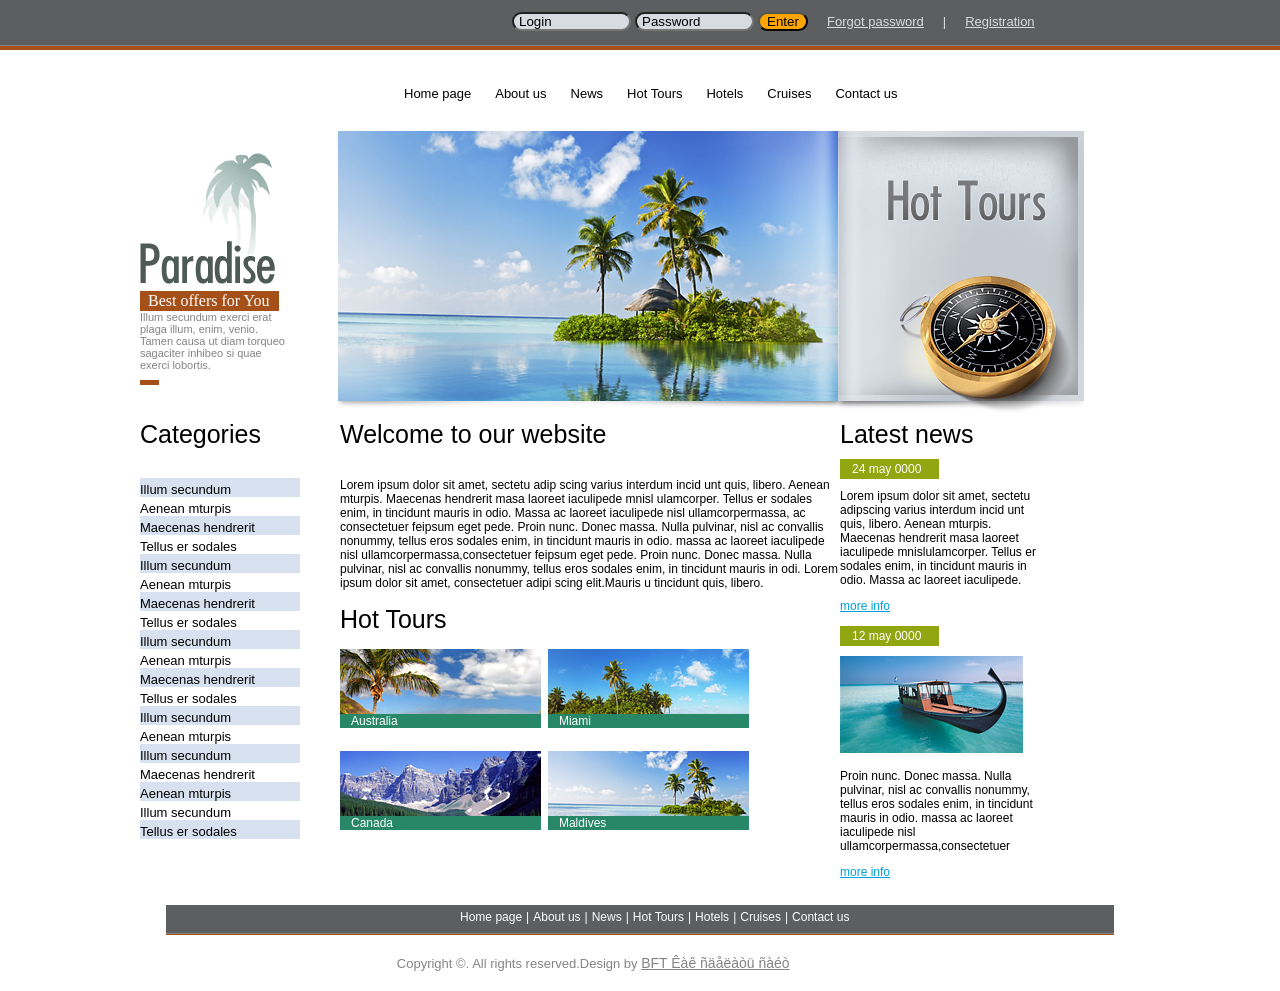
<file: page1/index3.html>
<!DOCTYPE html>
<html>
<head>
	<title>Page1</title>
	<link rel="stylesheet" type="text/css" href="style3.css">
</head>
<body>
	<header>
		<form>
			<input class="login-button" type="name" name="login" placeholder ="Login">
			<input class="login-button" type="password" name="password" placeholder="Password">
			<input class="enter" type="button" name="button" value="Enter">
			<a href="#">Forgot password</a>
			<a href="#">|</a>
			<a href="#">Registration</a>
		</form>
	</header>
	<ul class="menu">
		<li><a href="#">Home page</li></a>
		<li><a href="#">About us</li></a>
		<li><a href="#">News</li></a>
		<li><a href="#">Hot Tours</li></a>
		<li><a href="#">Hotels</li></a>
		<li><a href="#">Cruises</li></a>
		<li><a href="#">Contact us</li></a>
	</ul>
	<div class="block">
		<div class="block1">
			<img class="logo-image" src="images/logo.jpg">
			<p class="logo-text">Best offers for You</p>
			<p class="text1">Illum secundum exerci erat<br>
			plaga illum, enim, venio.<br>
	   		Tamen causa ut diam torqueo<br> 
	   		sagaciter inhibeo si quae<br>
	   		exerci lobortis.
	   	</p>
	  		<img src="images/brick.gif">
	  	</div>
		<div class="block2">
			<img src="images/pic.jpg">
		</div>
		<div class="block3">
			<div class="categories">
				<p>Categories</p>
				<br>

				<ul class="categories-list">
					<li><a href="#">Illum secundum</a></li>
					<li><a href="#">Aenean mturpis</a></li>
					<li><a href="#">Maecenas hendrerit</a></li>
					<li><a href="#">Tellus er sodales</a></li>
					<li><a href="#">Illum secundum</a></li>
					<li><a href="#">Aenean mturpis</a></li>
					<li><a href="#">Maecenas hendrerit</a></li>
					<li><a href="#">Tellus er sodales</a></li>
					<li><a href="#">Illum secundum</a></li>
					<li><a href="#">Aenean mturpis</a></li>
					<li><a href="#">Maecenas hendrerit</a></li>
					<li><a href="#">Tellus er sodales</a></li>
					<li><a href="#">Illum secundum</a></li>
					<li><a href="#">Aenean mturpis</a></li>
					<li><a href="#">Illum secundum</a></li>
					<li><a href="#">Maecenas hendrerit</a></li>
					<li><a href="#">Aenean mturpis</a></li>
					<li><a href="#">Illum secundum</a></li>
					<li><a href="#">Tellus er sodales</a></li>
				</ul>
			</div>
		</div>
		<div class="welcome">
			<p>Welcome to our website</p>
			<br>
			<p class="welcome-text">
				Lorem ipsum dolor sit amet, sectetu adip scing varius interdum incid unt quis, libero. Aenean mturpis. Maecenas hendrerit masa laoreet iaculipede mnisl ulamcorper. Tellus er sodales enim, in tincidunt mauris in odio. Massa ac laoreet iaculipede nisl ullamcorpermassa, ac consectetuer feipsum eget pede. Proin nunc. Donec massa. Nulla pulvinar, nisl ac convallis nonummy, tellus eros sodales enim, in tincidunt mauris in odio. massa ac laoreet iaculipede nisl ullamcorpermassa,consectetuer feipsum eget pede. Proin nunc. Donec massa. Nulla pulvinar, nisl ac convallis nonummy, tellus eros sodales enim, in tincidunt mauris in odi. Lorem ipsum dolor sit amet, consectetuer adipi scing elit.Mauris u tincidunt quis, libero.
			</p>
			<p class="hot-tours"> Hot Tours</p>
			<div class="wrapper">
		<div class="first-two">	
			<div class="for-image">
				<p>
					<img src="images/pic1.jpg">
				</p>
					<p class="image-1" >Australia</p>
			</div>

			<div class="for-image">
				<p>
					<img src="images/pic2.jpg">
				</p>
					<p class="image-1"> Miami </p>
			</div>
		</div>
			<div class="second-two">
				<div class="for-image">
				<p>
					<img src="images/pic3.jpg">
				</p>
				<p class="image-1">Canada</p>
			</div>
			<div class="for-image">
				<p>
					<img src="images/pic4.jpg">
				</p>
				<p class="image-1">Maldives</p>
			</div>		
			</div>
				
				
				
		</div>
	</div>
		
				
	
		<div class="latest-news">
			<p>Latest news</p>
			<p class="may-24">24 may 0000</p>
			<p class="right-text">Lorem ipsum dolor sit amet, sectetu adipscing varius interdum incid unt quis, libero. Aenean mturpis. Maecenas hendrerit masa laoreet iaculipede mnislulamcorper. Tellus er sodales enim, in tincidunt mauris in odio. Massa ac laoreet iaculipede.</p>
			<a class="more-info" href="#">more info</a>
			<p class="may-12">12 may 0000</p>
			<img class="pic-5" src="images/pic5.jpg">
			<p class="right-text-2">Proin nunc. Donec massa. Nulla pulvinar, nisl ac convallis nonummy, tellus eros sodales enim, in tincidunt mauris in odio. massa ac laoreet iaculipede nisl ullamcorpermassa,consectetuer</p>
			<a class="more-info-2" href="#">more info</a>
		</div>	
			
		
		</div>
		<footer>
			<ul class="footer-li">
				<a href="#"><li>Home page</li></a>
					<a href="#">|</a>
				<a href="#"><li>About us</li></a>
					<a href="#">|</a>
				<a href="#"><li>News</li></a>
					<a href="#">|</a>
				<a href="#"><li>Hot Tours</li></a>
					<a href="#">|</a>
				<a href="#"><li>Hotels</li></a>
					<a href="#">|</a>
				<a href="#"><li>Cruises</li></a>
					<a href="#">|</a>
				<a href="#"><li>Contact us</li></a>
			</ul>
		</footer>
		<p class="last-text">Copyright ©. All rights reserved.Design by  
			  <a href="#"</a>BFT Êàê ñäåëàòü ñàéò</p>
		
			
		

	
	
	
</body>
</html>
</file>
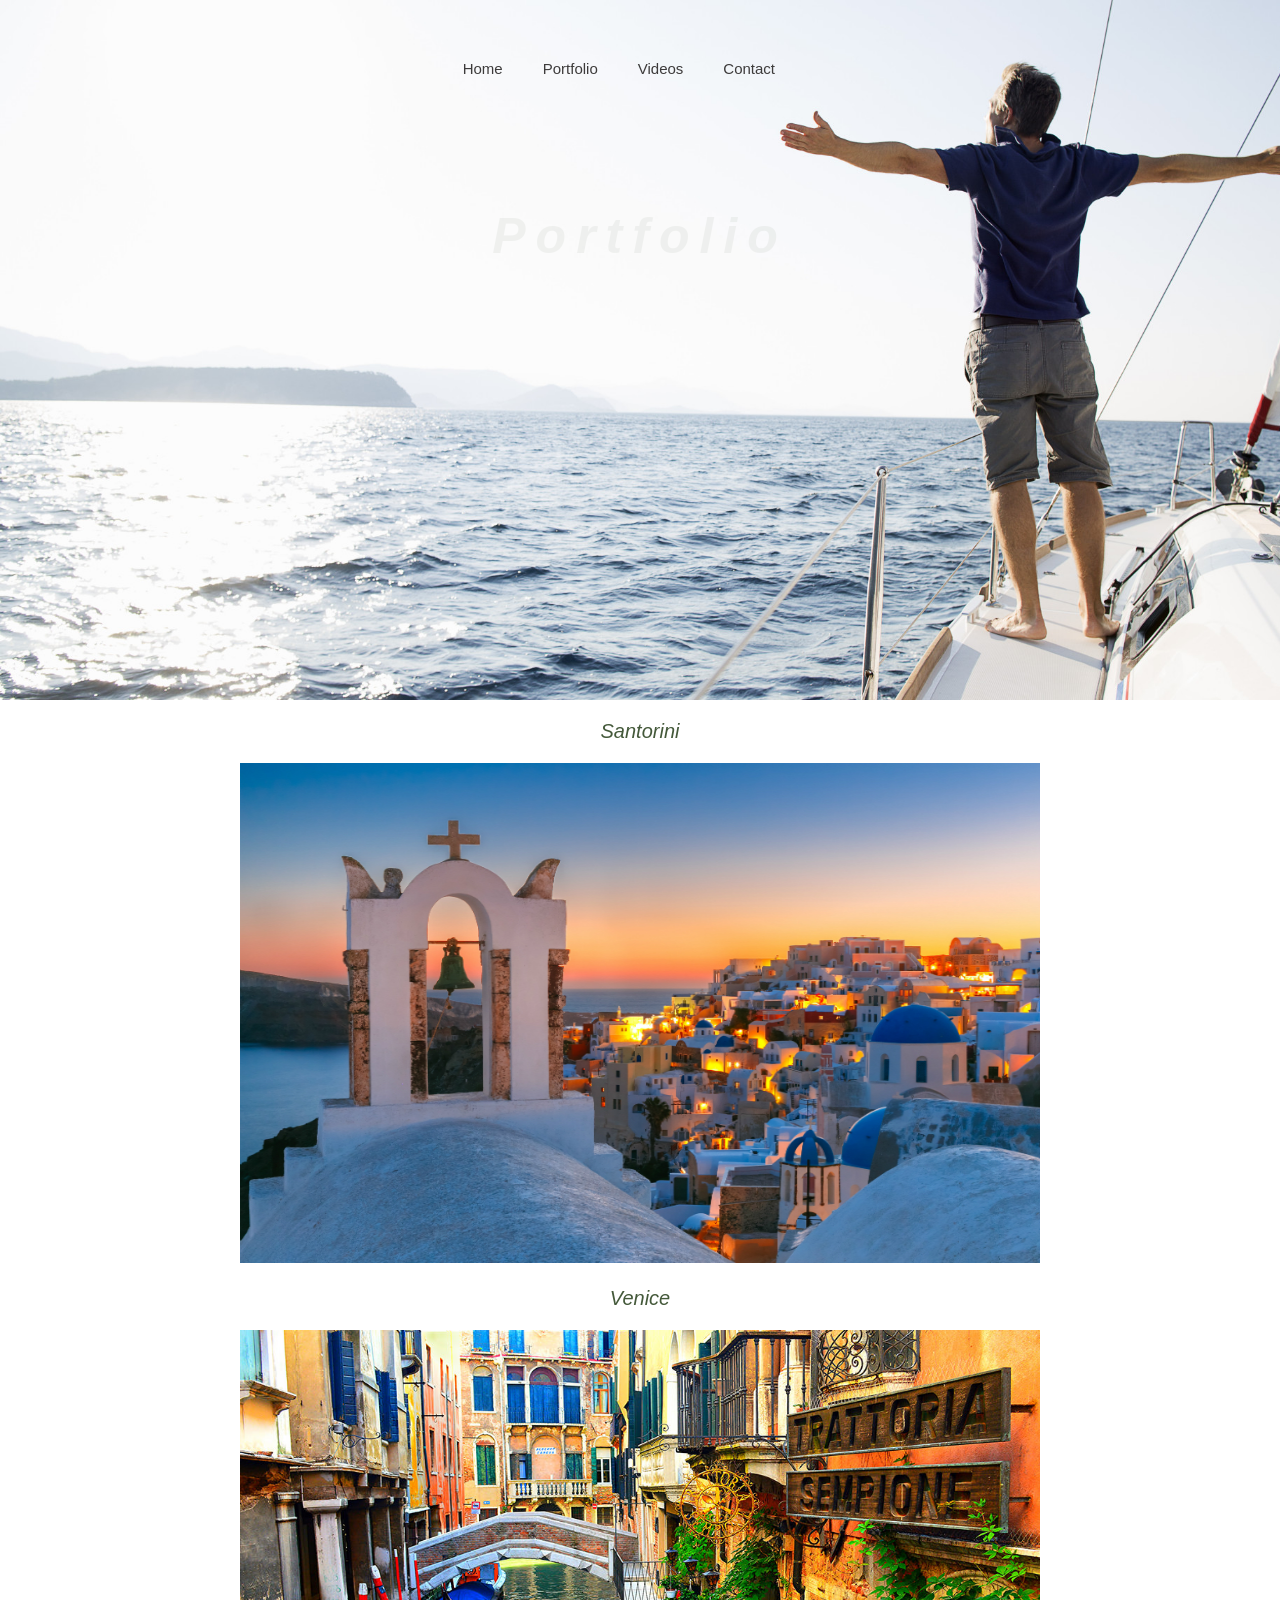
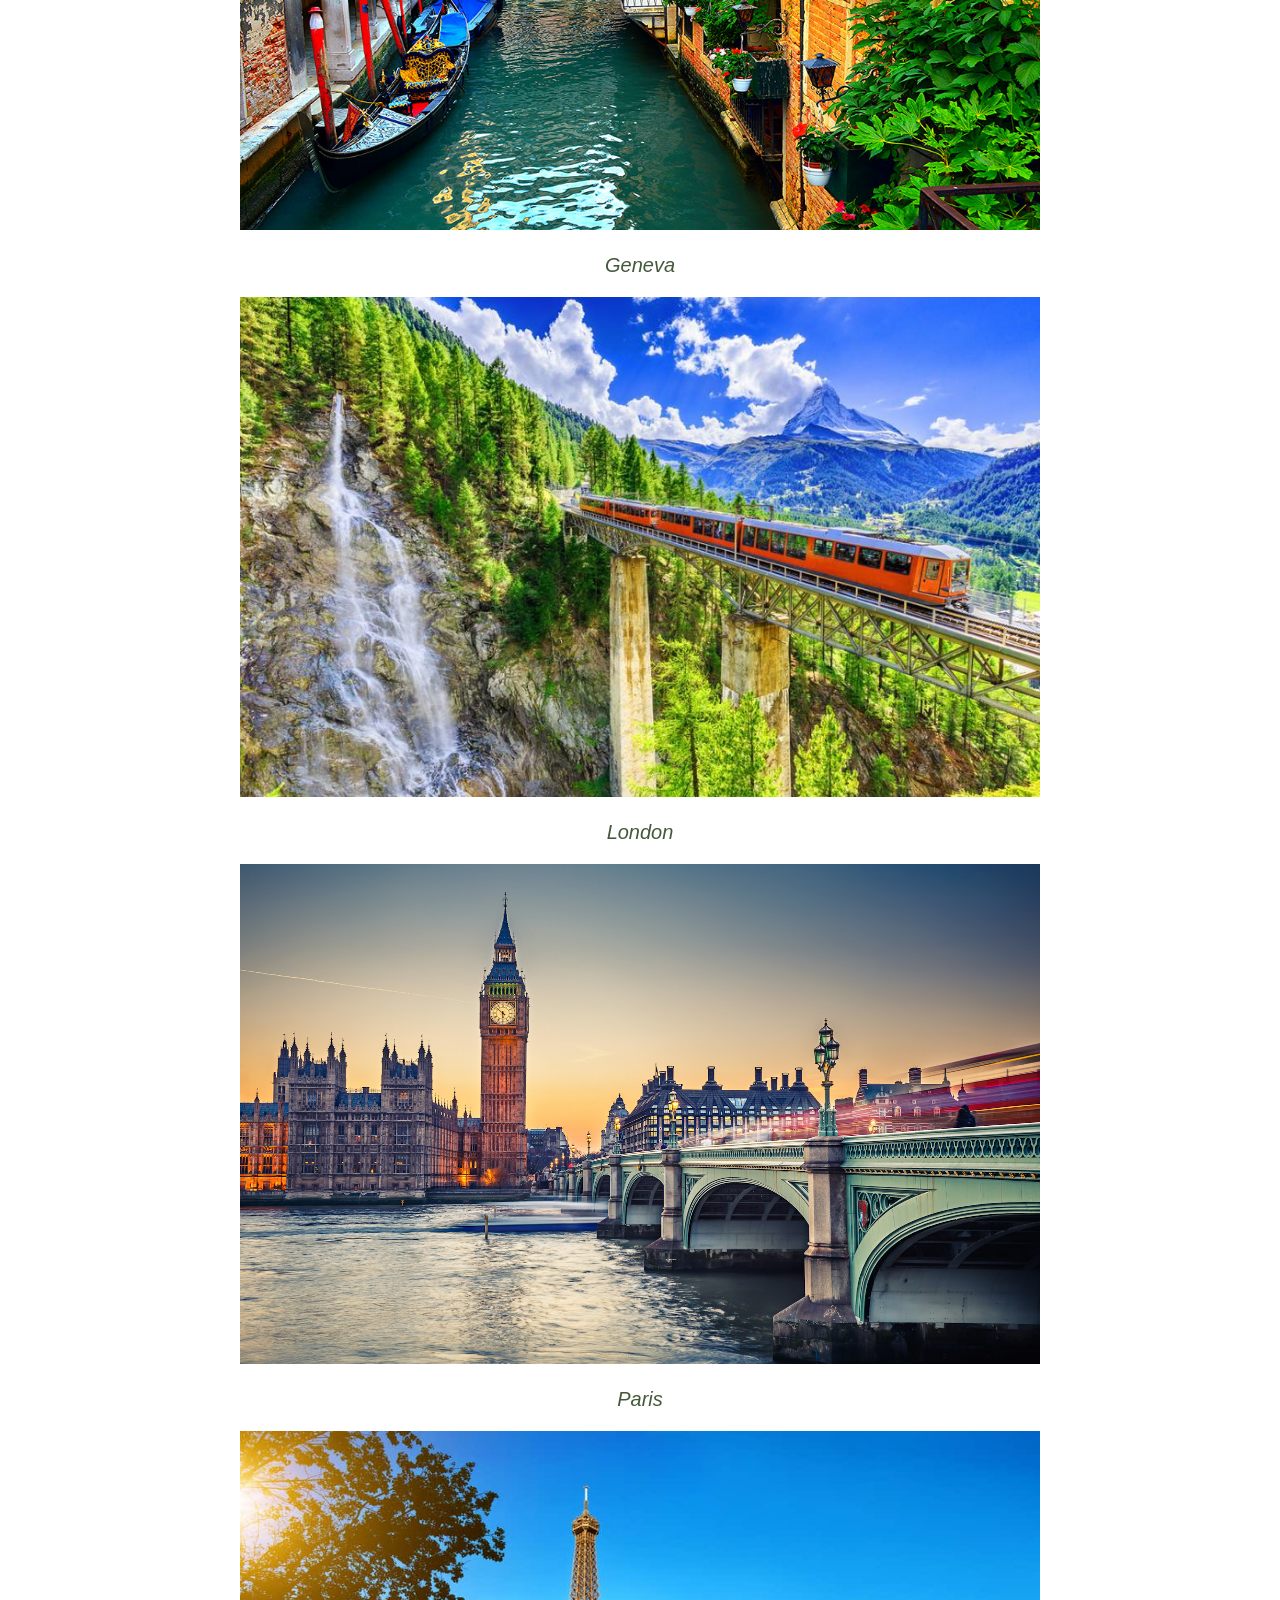
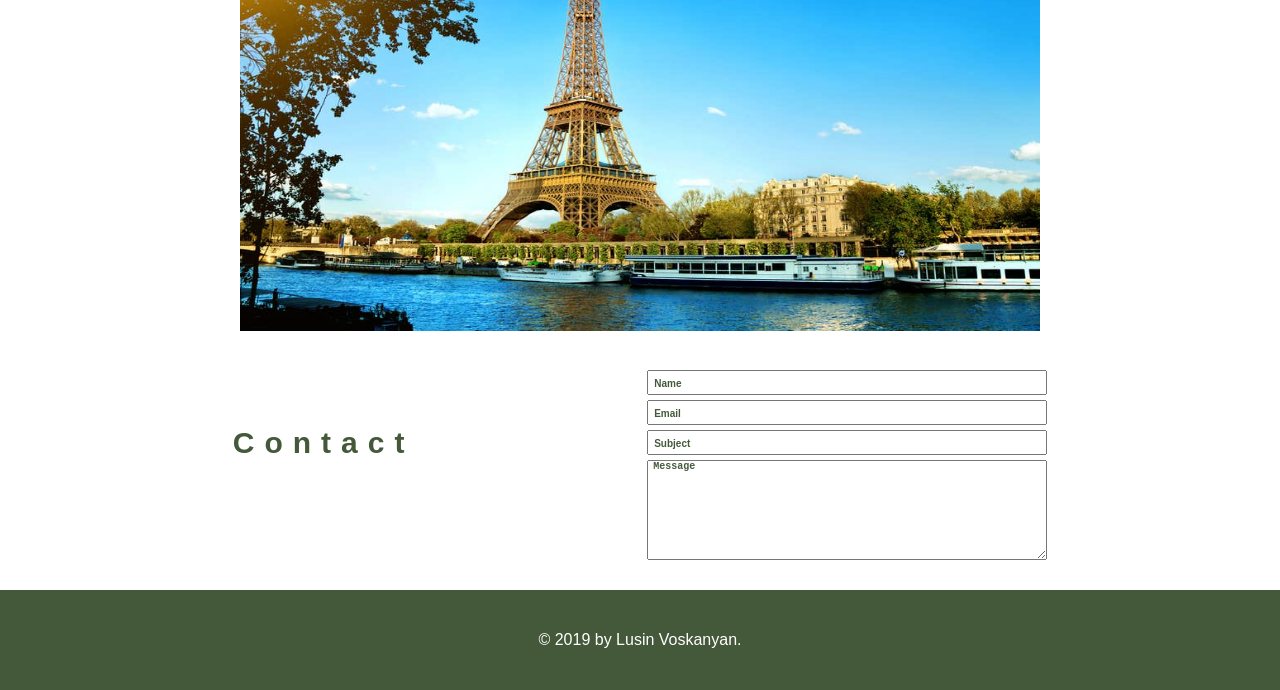
<file: travel/portfolio.html>
<!DOCTYPE html>
<html>
<head>
	<title>Portfolio</title>
	<link rel="stylesheet" type="text/css" href="style.css">
	<link rel="stylesheet" type="text/css" href="portfolio.css">
	<script type="text/javascript" src="jquery.min.js"></script>
	<script type="text/javascript" src="main.js"></script>
</head>
<body>
	<div class="header">
		<div class="menu-input">
			<div class="menu">
				<ul>
					<li>
						<a href="./index.html">Home</a>
					</li>
					<li>
						<a href="./portfolio.html">Portfolio</a>
					</li>
					<li>
						<a href="./video.html">Videos</a>
					</li>
					<li>
						<a href="./contact.html">Contact</a>
					</li>
				</ul>
			</div>
			
		</div>
		<div class="fade-in-header">
			<div class="portfolio-head-text">
				<p>Portfolio</p>
			</div>
		</div>
	</div>
		<div class="portfolio-images">
			<div class="city-images">
				<p>Santorini</p>
				<img src="images/Santorini-Oia-Bell-Sunset-780x500.jpg">
			</div>
			<div class="city-images">
				<p>Venice</p>
				<img src="images/VeniceItaly-restaurant.jpg">
			</div>
			<div class="city-images">
				<p>Geneva</p>
				<img src="images/zermatt-switzerland-picture-id840675362.jpg">
			</div>
			<div class="city-images">
				<p>London</p>
				<img src="images/image21.jpg">
			</div>
			<div class="city-images">
				<p>Paris</p>
				<img src="images/paris-summer.jpg">
			</div>
		</div>
	<div class="contact-inputs">
		<div class="contact">
			<h1>Contact</h1>
		</div>
		<div class="inputs">
			<input class="first-inputs about" type="name" name="name" placeholder="Name">
			<input class="first-inputs about"  type="name" name="name" placeholder="Email">
			<input class="first-inputs about"  type="name" name="name" placeholder="Subject">
			<textarea class="input-message about"  type="name" name="name" placeholder="Message"></textarea>
		</div>
	</div>
	<div class="footer">
		<p>© 2019 by Lusin Voskanyan.</p>
	</div>
	
</body>
</html>
</file>
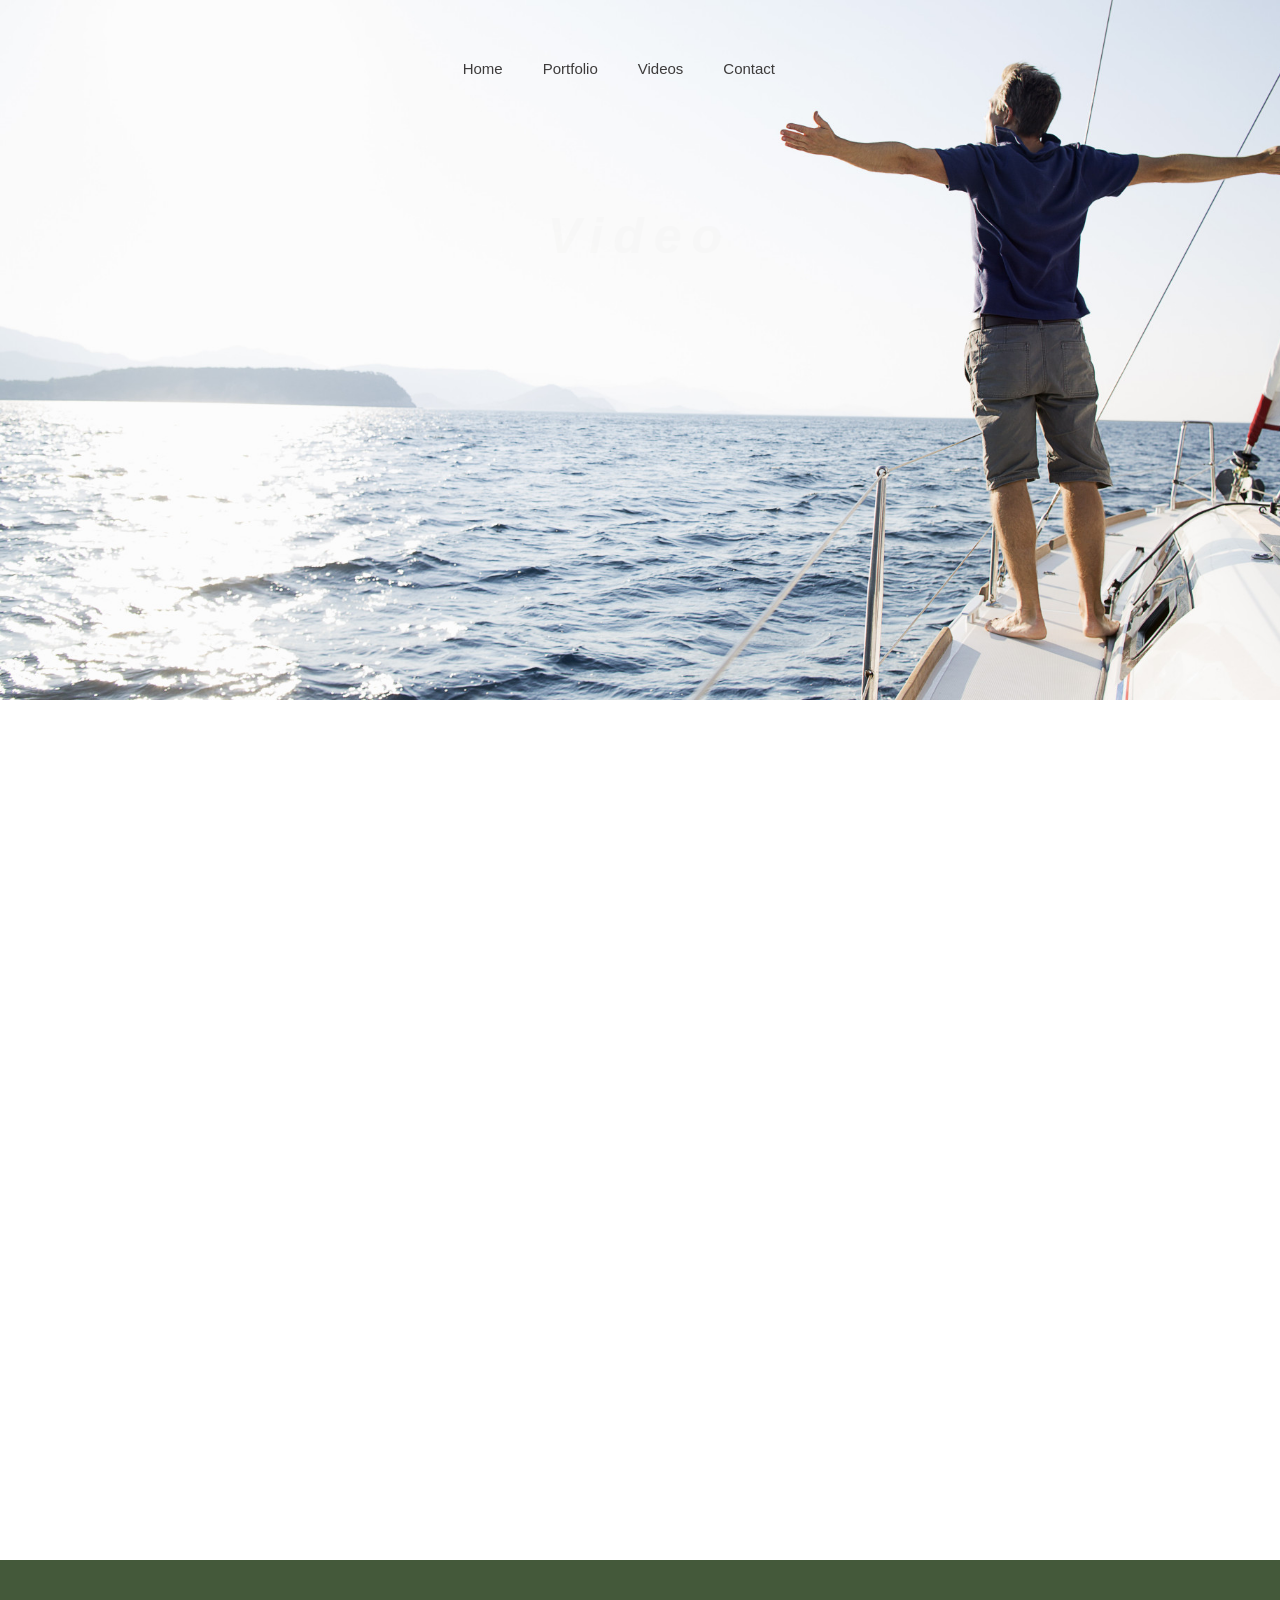
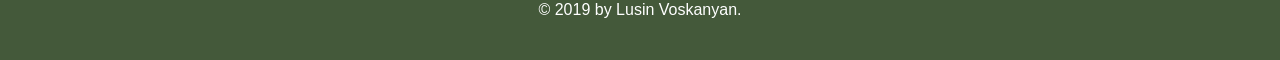
<file: travel/video.html>
<!DOCTYPE html>
<html>
<head>
	<title>Video</title>
	<link rel="stylesheet" type="text/css" href="style.css">
	<link rel="stylesheet" type="text/css" href="portfolio.css">
	<link rel="stylesheet" type="text/css" href="video.css">
	<script type="text/javascript" src="jquery.min.js"></script>
	<script type="text/javascript" src="main.js"></script>
</head>
<body>
	<div class="header">
		<div class="menu-input">
			<div class="menu">
				<ul>
					<li>
						<a href="./index.html">Home</a>
					</li>
					<li>
						<a href="./portfolio.html">Portfolio</a>
					</li>
					<li>
						<a href="./video.html">Videos</a>
					</li>
					<li>
						<a href="./contact.html">Contact</a>
					</li>
				</ul>
			</div>
			
		</div>
		<div class="fade-in-header">
			<div class="portfolio-head-text">
				<p>Video</p>
			</div>
		</div>
	</div>
	<div class="video-norway">
		<iframe width="853" height="480" src="https://www.youtube.com/embed/uXyy7lgDj9k" frameborder="0" allow="accelerometer; autoplay; encrypted-media; gyroscope; picture-in-picture" allowfullscreen></iframe>
	</div>
	<div class="places-videos">
		
			<iframe class="video" width="853" height="480" src="https://www.youtube.com/embed/oZRBUBbfIJ8" frameborder="0" allow="accelerometer; autoplay; encrypted-media; gyroscope; picture-in-picture" allowfullscreen></iframe>
		
		
			<iframe class="video" width="853" height="480" src="https://www.youtube.com/embed/OHAWwaYu2H0" frameborder="0" allow="accelerometer; autoplay; encrypted-media; gyroscope; picture-in-picture" allowfullscreen></iframe>
		
			<iframe class="video" width="853" height="480" src="https://www.youtube.com/embed/IPbzWJNmndY" frameborder="0" allow="accelerometer; autoplay; encrypted-media; gyroscope; picture-in-picture" allowfullscreen></iframe>
		
	</div>
	<div class="footer">
		<p>© 2019 by Lusin Voskanyan.</p>
	</div>

	
</body>
</html>
</file>
<file: moto/css/mystyle.css>
﻿body
{
	background-color: #151424;
	background-image: url('../images/bg000000.jpg');
	background-repeat: no-repeat;
	color: #646464;
	font-family: Tahoma;
	font-size: 12px;
	margin: 0;
	padding-bottom: 15px;
	padding-top: 15px;
}
.maindiv
{
	background-color: #ffffff;
	margin: 0 auto;
	padding: 0;
	width: 900px;
}
#forbody
{
	padding: 20px;
}
#main_h1
{
	color: #2C2C2C;
	font-size: 16px;
	margin-bottom: 20px;
}
h2
{
	color: #2C2C2C;
	font-size: 15px;
	margin-bottom: 20px;
	margin-top: 20px;
}
p
{
	margin-left: 0;
}
p strong
{
	color: #2C2C2C;
}
h3
{
	color: #2C2C2C;
}
.mototable
{
	border: 1px solid #cccccc;
	margin-top: 15px;
}
.mototable thead tr
{
	background-color: #f6f6f6;
	height: 20px;
	padding-left: 20px;
}
.mototable tbody tr td
{
	padding-left: 20px;
	text-align: left;
}
#myform div
{
	margin: 20px;
}
#bigform
{
	width: 850px;
}
#bigform span
{
	color: #2c2c2c;
	font-size: 11px;
}
#div_form_1
{
	float: right;
	width: 420px;
}
#div_form_2
{
	width: 420px;
}
#div_form_1 #days
{
	margin-left: 15px;
}
#my_button, select
{
	background-color: #f6f6f6;
	border: 1px solid #cccccc;
	color: #2C2C2C;
	font-size: 11px;
	margin-left: 3px;
}
a
{
	color: #505391;
}
fieldset
{
	background-color: #e7e7f0;
	border: 1px solid #cccccc;
	padding: 15px;
	width: 825px;
}
#innerfieldset
{
	background-color: #f6f6f6;
	border: 1px solid #cccccc;
	margin-bottom: 10px;
	width: 385px;
}
legend
{
	color: #2c2c2c;
	font-size: 11px;
}
input
{
	background-color: #f6f6f6;
	border: 1px solid #cccccc;
	font-size: 11px;
}
textarea
{
	background-color: #f6f6f6;
	border: 1px solid #cccccc;
}
#sale
{
	margin-top: 20px;
}
/* jquery example code about selectors */

/* $('#div_for_img img:first') */





			/* SELECTORS IN CSS */

/*  p {}           		    	Select by tag  */
/* 	#main_h1{}       			Select by id*/
/* 	.maindiv{}		 			Select by class*/	
/*	#div_for_img img{} 			Select nested img tags*/	
/* 	#main_h1+p{} 				Select next p tag */
/*	#div_for_img>img{} 			Select child img tags*/
/*  img[width=200]{} 			Select by attribute */
/*	a[href^http]{}  			Select by attribute which started prefix http*/
/* 	img[src$=.jpg]{} 			Select by attribute which finished postfix .jpg*/
/*  img[src*=moto]{} 			Select by attribute which has 'moto' value*/
/*  #moto_table tr:even{} 		Select by ordered tag (even - zujg) */
/*  #moto_table tr:odd{}   	Select by ordered tag (odd  - kent)*/
/*  img:not(#div_for_img img){} Select all img tags without img tags which are nested #div_for_img*/
/*  div:has(fieldset){}			Select all div blocks which are has a tag fieldset */
/*  p:contains(Мотоцикл ){} 	Select bay tag which contains Мотоцикл word*/
/*  #div_for_img img:first{} 	Select first img from #div_for_img*/
/*  #div_for_img img:last{} 	Select last img from #div_for_img*/
/*	div:hidden{} 				Select all hidden div blocks*/
/*  div:visibility{} 			Select all visibility div blocks*/
/*  ul li:nth-child(n); 		Select n-th child from ul li*/


/* ::-webkit-input-placeholder { 
  color: pink;
}
::-moz-placeholder { 
  color: pink;
}
:-ms-input-placeholder { 
  color: pink;
}
:-moz-placeholder { 
  color: pink;
} */




				/* After selectors,start make a layout. */
</file>
<file: omnifood/vendors/css/grid.css>
/*  SECTIONS  ============================================================================= */

.section {
	clear: both;
	padding: 0px;
	margin: 0px;
}

/*  GROUPING  ============================================================================= */

.row {
    zoom: 1; /* For IE 6/7 (trigger hasLayout) */
}

.row:before,
.row:after {
    content:"";
    display:table;
}
.row:after {
    clear:both;
}

/*  GRID COLUMN SETUP   ==================================================================== */

.col {
	display: block;
	float:left;
	margin: 1% 0 1% 1.6%;
}

.col:first-child { margin-left: 0; } /* all browsers except IE6 and lower */


/*  REMOVE MARGINS AS ALL GO FULL WIDTH AT 480 PIXELS */

@media only screen and (max-width: 480px) {
	.col { 
		/*margin: 1% 0 1% 0%;*/
        margin: 0;
	}
}


/*  GRID OF TWO   ============================================================================= */


.span-2-of-2 {
	width: 100%;
}

.span-1-of-2 {
	width: 49.2%;
}

/*  GO FULL WIDTH AT LESS THAN 480 PIXELS */

@media only screen and (max-width: 480px) {
	.span-2-of-2 {
		width: 100%; 
	}
	.span-1-of-2 {
		width: 100%; 
	}
}


/*  GRID OF THREE   ============================================================================= */

	
.span-3-of-3 {
	width: 100%; 
}

.span-2-of-3 {
	width: 66.13%; 
}

.span-1-of-3 {
	width: 32.26%; 
}


/*  GO FULL WIDTH AT LESS THAN 480 PIXELS */

@media only screen and (max-width: 480px) {
	.span-3-of-3 {
		width: 100%; 
	}
	.span-2-of-3 {
		width: 100%; 
	}
	.span-1-of-3 {
		width: 100%;
	}
}

/*  GRID OF FOUR   ============================================================================= */

	
.span-4-of-4 {
	width: 100%; 
}

.span-3-of-4 {
	width: 74.6%; 
}

.span-2-of-4 {
	width: 49.2%; 
}

.span-1-of-4 {
	width: 23.8%; 
}


/*  GO FULL WIDTH AT LESS THAN 480 PIXELS */

@media only screen and (max-width: 480px) {
	.span-4-of-4 {
		width: 100%; 
	}
	.span-3-of-4 {
		width: 100%; 
	}
	.span-2-of-4 {
		width: 100%; 
	}
	.span-1-of-4 {
		width: 100%; 
	}
}


/*  GRID OF FIVE   ============================================================================= */

	
.span-5-of-5 {
	width: 100%;
}

.span-4-of-5 {
  	width: 79.68%; 
}

.span-3-of-5 {
  	width: 59.36%; 
}

.span-2-of-5 {
  	width: 39.04%;
}

.span-1-of-5 {
  	width: 18.72%;
}


/*  GO FULL WIDTH AT LESS THAN 480 PIXELS */

@media only screen and (max-width: 480px) {
	.span-5-of-5 {
		width: 100%; 
	}
	.span-4-of-5 {
		width: 100%; 
	}
	.span-3-of-5 {
		width: 100%; 
	}
	.span-2-of-5 {
		width: 100%; 
	}
	.span-1-of-5 {
		width: 100%; 
	}
}


/*  GRID OF SIX   ============================================================================= */


.span-6-of-6 {
	width: 100%;
}

.span-5-of-6 {
  	width: 83.06%;
}

.span-4-of-6 {
  	width: 66.13%;
}

.span-3-of-6 {
  	width: 49.2%;
}

.span-2-of-6 {
  	width: 32.26%;
}

.span-1-of-6 {
  	width: 15.33%;
}


/*  GO FULL WIDTH AT LESS THAN 480 PIXELS */

@media only screen and (max-width: 480px) {
	.span-6-of-6 {
		width: 100%; 
	}
	.span-5-of-6 {
		width: 100%; 
	}
	.span-4-of-6 {
		width: 100%; 
	}
	.span-3-of-6 {
		width: 100%; 
	}
	.span-2-of-6 {
		width: 100%; 
	}
	.span-1-of-6 {
		width: 100%; 
	}
}



/*  GRID OF SEVEN   ============================================================================= */


.span-7-of-7 {
	width: 100%;
}

.span-6-of-7 {
	width: 85.48%;
}

.span-5-of-7 {
  	width: 70.97%;
}

.span-4-of-7 {
  	width: 56.45%;
}

.span-3-of-7 {
  	width: 41.94%;
}

.span-2-of-7 {
  	width: 27.42%;
}

.span-1-of-7 {
  	width: 12.91%;
}


/*  GO FULL WIDTH AT LESS THAN 480 PIXELS */

@media only screen and (max-width: 480px) {
	.span-7-of-7 {
		width: 100%; 
	}
	.span-6-of-7 {
		width: 100%; 
	}
	.span-5-of-7 {
		width: 100%; 
	}
	.span-4-of-7 {
		width: 100%; 
	}
	.span-3-of-7 {
		width: 100%; 
	}
	.span-2-of-7 {
		width: 100%; 
	}
	.span-1-of-7 {
		width: 100%; 
	}
}


/*  GRID OF EIGHT   ============================================================================= */

	
.span-8-of-8 {
	width: 100%;
}

.span-7-of-8 {
	width: 87.3%; 
}

.span-6-of-8 {
	width: 74.6%; 
}

.span-5-of-8 {
	width: 61.9%; 
}

.span-4-of-8 {
	width: 49.2%; 
}

.span-3-of-8 {
	width: 36.5%;
}

.span-2-of-8 {
	width: 23.8%; 
}

.span-1-of-8 {
	width: 11.1%; 
}


/*  GO FULL WIDTH AT LESS THAN 480 PIXELS */

@media only screen and (max-width: 480px) {
	.span-8-of-8 {
		width: 100%; 
	}
	.span-7-of-8 {
		width: 100%; 
	}
	.span-6-of-8 {
		width: 100%; 
	}
	.span-5-of-8 {
		width: 100%; 
	}
	.span-4-of-8 {
		width: 100%; 
	}
	.span-3-of-8 {
		width: 100%; 
	}
	.span-2-of-8 {
		width: 100%; 
	}
	.span-1-of-8 {
		width: 100%; 
	}
}


/*  GRID OF NINE   ============================================================================= */


.span-9-of-9 {
	width: 100%;
}

.span-8-of-9 {
	width: 88.71%;
}

.span-7-of-9 {
	width: 77.42%; 
}

.span-6-of-9 {
	width: 66.13%; 
}

.span-5-of-9 {
	width: 54.84%; 
}

.span-4-of-9 {
	width: 43.55%; 
}

.span-3-of-9 {
	width: 32.26%;
}

.span-2-of-9 {
	width: 20.97%; 
}

.span-1-of-9 {
	width: 9.68%; 
}


/*  GO FULL WIDTH AT LESS THAN 480 PIXELS */

@media only screen and (max-width: 480px) {
	.span-9-of-9 {
		width: 100%; 
	}
	.span-8-of-9 {
		width: 100%; 
	}
	.span-7-of-9 {
		width: 100%; 
	}
	.span-6-of-9 {
		width: 100%; 
	}
	.span-5-of-9 {
		width: 100%; 
	}
	.span-4-of-9 {
		width: 100%; 
	}
	.span-3-of-9 {
		width: 100%; 
	}
	.span-2-of-9 {
		width: 100%; 
	}
	.span-1-of-9 {
		width: 100%; 
	}
}


/*  GRID OF TEN   ============================================================================= */


.span-10-of-10 {
	width: 100%;
}

.span-9-of-10 {
	width: 89.84%;
}

.span-8-of-10 {
	width: 79.68%;
}

.span-7-of-10 {
	width: 69.52%; 
}

.span-6-of-10 {
	width: 59.36%; 
}

.span-5-of-10 {
	width: 49.2%; 
}

.span-4-of-10 {
	width: 39.04%; 
}

.span-3-of-10 {
	width: 28.88%;
}

.span-2-of-10 {
	width: 18.72%; 
}

.span-1-of-10 {
	width: 8.56%; 
}


/*  GO FULL WIDTH AT LESS THAN 480 PIXELS */

@media only screen and (max-width: 480px) {
	.span-10-of-10 {
		width: 100%; 
	}
	.span-9-of-10 {
		width: 100%; 
	}
	.span-8-of-10 {
		width: 100%; 
	}
	.span-7-of-10 {
		width: 100%; 
	}
	.span-6-of-10 {
		width: 100%; 
	}
	.span-5-of-10 {
		width: 100%; 
	}
	.span-4-of-10 {
		width: 100%; 
	}
	.span-3-of-10 {
		width: 100%; 
	}
	.span-2-of-10 {
		width: 100%; 
	}
	.span-1-of-10 {
		width: 100%; 
	}
}


/*  GRID OF ELEVEN   ============================================================================= */

.span-11-of-11 {
	width: 100%;
}

.span-10-of-11 {
	width: 90.76%;
}

.span-9-of-11 {
	width: 81.52%;
}

.span-8-of-11 {
	width: 72.29%;
}

.span-7-of-11 {
	width: 63.05%; 
}

.span-6-of-11 {
	width: 53.81%; 
}

.span-5-of-11 {
	width: 44.58%; 
}

.span-4-of-11 {
	width: 35.34%; 
}

.span-3-of-11 {
	width: 26.1%;
}

.span-2-of-11 {
	width: 16.87%; 
}

.span-1-of-11 {
	width: 7.63%; 
}


/*  GO FULL WIDTH AT LESS THAN 480 PIXELS */

@media only screen and (max-width: 480px) {
	.span-11-of-11 {
		width: 100%; 
	}
	.span-10-of-11 {
		width: 100%; 
	}
	.span-9-of-11 {
		width: 100%; 
	}
	.span-8-of-11 {
		width: 100%; 
	}
	.span-7-of-11 {
		width: 100%; 
	}
	.span-6-of-11 {
		width: 100%; 
	}
	.span-5-of-11 {
		width: 100%; 
	}
	.span-4-of-11 {
		width: 100%; 
	}
	.span-3-of-11 {
		width: 100%; 
	}
	.span-2-of-11 {
		width: 100%; 
	}
	.span-1-of-11 {
		width: 100%; 
	}
}


/*  GRID OF TWELVE   ============================================================================= */

.span-12-of-12 {
	width: 100%;
}

.span-11-of-12 {
	width: 91.53%;
}

.span-10-of-12 {
	width: 83.06%;
}

.span-9-of-12 {
	width: 74.6%;
}

.span-8-of-12 {
	width: 66.13%;
}

.span-7-of-12 {
	width: 57.66%; 
}

.span-6-of-12 {
	width: 49.2%; 
}

.span-5-of-12 {
	width: 40.73%; 
}

.span-4-of-12 {
	width: 32.26%; 
}

.span-3-of-12 {
	width: 23.8%;
}

.span-2-of-12 {
	width: 15.33%; 
}

.span-1-of-12 {
	width: 6.86%; 
}


/*  GO FULL WIDTH AT LESS THAN 480 PIXELS */

@media only screen and (max-width: 480px) {
	.span-12-of-12 {
		width: 100%; 
	}
	.span-11-of-12 {
		width: 100%; 
	}
	.span-10-of-12 {
		width: 100%; 
	}
	.span-9-of-12 {
		width: 100%; 
	}
	.span-8-of-12 {
		width: 100%; 
	}
	.span-7-of-12 {
		width: 100%; 
	}
	.span-6-of-12 {
		width: 100%; 
	}
	.span-5-of-12 {
		width: 100%; 
	}
	.span-4-of-12 {
		width: 100%; 
	}
	.span-3-of-12 {
		width: 100%; 
	}
	.span-2-of-12 {
		width: 100%; 
	}
	.span-1-of-12 {
		width: 100%; 
	}
}
</file>
<file: omnifood/resourse/css/style.css>
*{
    margin:0;
    padding:0;
    box-sizing: border-box;
}
html{
    background-color: #fff;
    color:#555;
    font-family: "Lato";"Arial","sans-serif";
    font-weight: 300;
    font-size: 20px;
    text-rendering: optimizeLegibility;
}
.clearfix{zoom:1}
.clearfix:after{
    content'.';
    clear: both;
    display: block;
    height: 0;
    visibility: hidden;
}
.row{
    max-width: 1140px;
    margin:0 auto;
}
section{
    padding: 80px 0;
}
box{
    padding: 1%;
}
header{
    background-image:linear-gradient(rgba(0, 0, 0, 0.7), rgba(0, 0, 0, 0.7)), url(img/hero.jpg);
    background-size:cover;
    background-position: center;
    height: 100vh;
    background-attachment: fixed;
}
h1{
    margin:0;
}
.hero-text-box {
    position: absolute;
    width: 1140px;
    top:50%;
    left:50%;
    transform: translate(-50%, -50%);
}
h1,h2,h3{
    margin:0;
    font-weight: 300;
    text-transform: uppercase;
    
}

h1{ color:#fff;
    margin-top: 0;
    margin-bottom: 20px;
    font-size: 240%;
    word-spacing:4px;
    letter-spacing: 1px;
}
h2{
    font-size: 180%;
    text-align: center;
    word-spacing: 2px;
    margin-bottom: 30px;
    letter-spacing: 1px;
}
h3{
    font-size: 110%;
    margin-bottom: 15px;
}
h2:after{ 
    display: block;
    height: 2px;
    background-color: #e67e22;
    content:"";
    margin-top: 30px;
    margin:0 auto;
    width: 100px;
    
}
.long-copy{ 
    line-height:145%;
    width: 70%;
    margin-left: 15%;
    
}
.box p{
    font-size: 90%;
    line-height: 145%;
}
.icon-big{
    font-size: 350%;
    margin-bottom: 10px;
    color:#e67e22;
    display: block;
}
.icon-small{
    width:30px;
    font-size: 120%;
    text-align: center;
    display: inline-block;
    color:#e67e22;
    margin-right: 10px;
    
    /*secrets align-texts and icons*/
    line-height: 120%;
    vertical-align: middle;
    margin-top: -5px;
}
a:link,
a:visited{
    text-decoration: none;
    color:#e67e22;
    padding:1px;
    border-bottom: 2px solid #e67e22;
    transition: border-bottom 0.2s,color 0.2s;
}
a:hover,
a:active{
    color:#555;
    border-bottom: 2px solid transparent;
}

.btn:link,
.btn:visited{
    display:inline-block;
    padding:10px 30px;
    font-weight: 300;
    text-decoration:none;
    border-radius: 200px;
    color:#fff;
    transition: background-color 0.2s, border 0.2s, color 0.2s;
}

.btn-full:link,
.btn-full:visited{
    background-color: #e67e22;
    border:1px solid #e67e22;
    color:#fff;
    margin-right:15px;
}

.btn-ghost:link,
.btn-ghost:visited{
    border:1px solid #e67e22;
    color:#e67e22;
}

.btn:hover,
.btn:active{
    background-color: #cf6d17;
}

.btn-full:hover,
.btn-full:active{
     border:1px solid #cf6d17;
}
    
.btn-ghost:hover,
.btn-ghost:active{
    border:1px solid #cf6d17;
    color: #fff;
}

.logo{
    height:100px;
    width: auto;
    float: left;
    margin-top: 20px;
        
}
.main-nav{
    float:right;
    list-style: none;
    margin-top: 55px;
}
.main-nav li{
    display: inline-block;
    margin-left: 40px;
}
.main-nav li a:link,
.main-nav li a:visited{
    padding:8px 0;
    text-decoration: none;
    color:#fff;
    font-size:90%;
    text-transform: uppercase;
    border-bottom: 2px solid transparent;
    transition: border-bottom 0.2s;
    
}
.main-nav li a:hover,
.main-nav li a:active {
    border-bottom: 2px solid #e67e22;
    color:white;
}
.section-feutures.long-copy{
    margin-bottom: 30px;
    
}
.section-meals{
    padding: 0;
}


.meals-shwcase{
    list-style: none;
    width: 100%;
}
.meals-shwcase li{
    width: 25%;
    display: block;
    float: left;
}
.meal-photo{
    width: 100%;
    margin: 0;
    overflow: hidden;
    background-color: #000;
}
.meal-photo img{
    opacity: 0.7;
    width: 100%;
    height: auto;
    transform: scale(1.15);
    transition: transform 0.5s;opacity: 0.5s;
}

.meal-photo img:hover{
    transform: scale(1.03);
    opacity: 1;
}

.steps-box:first-child{
    text-align: right;
    padding-right: 3%;
    margin-top: 30px;
}
.steps-box:last-child{
    padding-left: 3%;
    margin-top: 70px;
}
.app-screen{
    width: 40%;
}
.works-step{
    margin-bottom: 50px;
}
.works-step:last-of-type{
    margin-bottom: 80px;
}
.works-step div{
    color:#e67e22;
    height: 55px;
    width: 55px;
    border-radius:50px;
    text-align: center;
    display: inline-block;
    float:left;
    padding: 5px;
    font-size: 150%;
    border:2px solid #e67e22;
    margin-right: 25px;
}
.btn-app:link,
.btn-app:visited{
    border:0;
}
.btn-app img{
    height: 50px;
    width: auto;
    margin-right: 10px;
}

.box img{
    width:100%;
    height: auto;
    margin-bottom: 15px;
}
.city-feauture{
    margin-bottom: 5px;
}
.section-testimonials{
    background-image: linear-gradient(rgba(0, 0, 0, 0.8),rgba(0, 0, 0, 0.8)),url(img/back-customers.jpg);
    background-size:cover;
    color: #fff;
    background-attachment: fixed;
}
blockquote{
    padding:2%;
    font-style: italic;
    line-height: 145%;
    position: relative;
    margin-top: 40px;
}
blockquote:before{
    content:"\0022";
    font-size: 500%;
    display: block;
    position: absolute;
    top:-5px;
    left:-3px;
    
}
cite{
    margin-top:25px;
    font-size: 90%;
    display: block;
}
cite img{
    border-radius: 50%;
    height: 50px;
    margin-right: 10px;
    vertical-align: middle;
}
</file>
<file: practice-page/style.css>
*{
	padding: 0;
	margin: 0;
}
body{
	font-family: 'PT Sans', sans-serif;
	font-family: 'Open Sans Condensed', sans-serif;
	font-family: 'Nanum Gothic', sans-serif;
	font-family: 'Dosis', sans-serif;
}

.top{
	background-image: url(banner.jpg);
	background-size: cover;
    background-attachment: fixed;
    position: absolute;
    width: 100%;
    height: 100vh;
    top:0;
}
.cover{
	background-color: black;
	width: 100%;
	height: 100%;
	opacity: 0.7;
}
.menu{
	position: fixed;
	display: flex;
    justify-content: flex-end;
    width: 100%;
    align-items: center;
    cursor: pointer;
    height: 50px;
    color: white;
    z-index: 2;
}
.menu p {
	display: inline-block;
	font-size: 13px;
	margin-right: 12px;
	margin-right: 2%;
}
.menu i{
	font-size: 12px;
	margin-right: 2%;
}
.menu:hover{
	color: #51CCA8;
}
.menu-text{
	background-color: #51CCA8;
    height: 100%;
    position: fixed;
    right: 0;
    top: 0;
    width: 0;
    overflow: hidden;
    z-index: 1002;
    transition: width 0.5s linear;
}
.menu-ul{
	list-style: none;
	margin-top: 25px;
}
.ul-li-1{
	color: #d4f2e9;
	font-size: 18px;
	margin-top:20%;
	margin-left: 8%;
}
.ul-li{
	color: #d4f2e9;
	font-size: 18px;
	margin-top:5%;
	margin-left: 8%;
}
.menu-input-1{
	height: 45px;
	width: 230px;
	display: block;
	margin-top: 25px;
	margin-left: 12%;
	border-radius: 5px;
	color: #51CCA8;
	background-color: white;
	border:2px solid white;
	font-weight: 700;
	cursor: pointer;
}
.menu-input-1:hover{
	opacity: 0.9;
    text-transform: uppercase;
    white-space: nowrap;
	transition: background-color 0.2s ease-in-out, color 0.2s ease-in-out;
}
.menu-input-2{
	height: 45px;
	width: 230px;
	display: block;
	margin-top: 10px;
	margin-left: 12%;
	border-radius: 5px;
	color: white;
	background-color: #51CCA8;
	border:2px solid #d4f2e9;
	font-weight: 700;
	cursor: pointer;
}
.menu-input-2:hover{
	opacity: 0.9;
    text-transform: uppercase;
    white-space: nowrap;
	transition: background-color 0.2s ease-in-out, color 0.2s ease-in-out;
}
.close-icon{
	color: #d4f2e9;
    margin-left: 86%;
    font-size: 18px;
    cursor: pointer;
}
.input-border{
	border-top: 1px solid #d4f2e9;
    width: 80%;
    margin: 5% auto;
}
.inner{
	position: relative;
	height: 100vh;
	top:70px;
}
.inner-text{
	display: flex;
	text-align: center;
	color: white;
	font-style: italic;
	font-size: 60px;
	justify-content: center;
	letter-spacing: 4px;
	
}
.border{
	border-bottom: 3px solid white;
    width: 60px;
    justify-content: center;
    text-align: center;
    margin-left: 48%;
    margin-top: 2%;
}
.dolor-text{
	color: white;
	font-size: 18px;
	text-align: center;
	justify-content: center;
	margin-top: 2%;
}
.input{
	width: 240px;
	height: 60px;
	color: white;
	border:3px solid white;
	justify-content: center;
	background-color: transparent;
	font-size: 18px;
	font-weight: bold;
	margin-left: 43%;
    margin-top: 2%;
    cursor: pointer;
}
.input:hover{
	opacity: 0.9;
    text-transform: uppercase;
    white-space: nowrap;
	transition: background-color 0.2s ease-in-out, color 0.2s ease-in-out;
}
.second-part{
	display: flex;
	position: relative;
}
.integis-text{
	background-color: #51CCA8;
	width: 75%;
}
.integis-img img{
	width: 100%;
    height: 100%;
}
.integis-text{
	display: flex;
	align-items: center;
}
.integis-text p{
	color:white;
	font-size: 20px;
	font-size: 50px;
    display: flex;
    font-style: italic;
    letter-spacing: 3px;
    margin: auto;
    width: 75%;
}
.appear-text {
	background-color: #fff;
    border-radius: 4px;
    z-index: 1;
    width: 45%;
    height: 75%;
    position: absolute;
    margin: 5% 45%;
    display: none;
}
.second-appear-text{
	background-color: #fff;
    border-radius: 4px;
    z-index: 1;
    width: 45%;
    height: 75%;
    position: absolute;
    margin: 5% 9%;
    display: none;
}
.third-appear-text{
	background-color: #fff;
    border-radius: 4px;
    z-index: 1;
    width: 45%;
    height: 75%;
    position: absolute;
    margin: 5% 45%;
    display: none;
}
.appear-text-1{
	color: #555;
    font-size: 33px;
    margin: 10% 10% 4%;
}
.appear-text-2{
	font-size: 16px;
    color: #555;
    margin: 4% 10%;
}
.appear-text-input{
	width: 130px;
    height: 45px;
    border-radius: 4px;
    background-color: #51CCA8;
    color: white;
    border: 1px solid #51CCA8;
    margin: 2% 9%;
    cursor: pointer;
    font-weight: 700;
}
.appear-text-input:hover{
	opacity: 0.9;
    text-transform: uppercase;
    white-space: nowrap;
	transition: background-color 0.2s ease-in-out, color 0.2s ease-in-out;
}
.appear-text-input-blue{
	width: 130px;
    height: 45px;
    border-radius: 4px;
    background-color: #51B9CC;;
    color: white;
    border: 1px solid #51B9CC;;
    margin: 2% 9%;
    cursor: pointer;
    font-weight: 700;
}
.appear-text-input-blue:hover{
	opacity: 0.9;
    text-transform: uppercase;
    white-space: nowrap;
	transition: background-color 0.2s ease-in-out, color 0.2s ease-in-out;
}
.appear-text-input-dark-blue{
	width: 130px;
    height: 45px;
    border-radius: 4px;
    background-color: #5E92CC;
    color: white;
    border: 1px solid #5E92CC;;
    margin: 2% 9%;
    cursor: pointer;
    font-weight: 700;
}
.appear-text-input-dark-blue:hover{
	opacity: 0.9;
    text-transform: uppercase;
    white-space: nowrap;
	transition: background-color 0.2s ease-in-out, color 0.2s ease-in-out;
}
.third-part{
	display: flex;
    position: relative;
    width: 100%;
}
.faucibus img{
	width: 100%;
    height: 100%;
}
.faubicus{
	display: flex;
	width: 80%;
    background-color: #51B9CC;
}
.faubicus p{
	color:white;
	font-size: 20px;
	font-size: 50px;
    display: flex;
    font-style: italic;
    letter-spacing: 3px;
    margin: auto;
    width: 75%;
    justify-content: center;
}
.fourth-part{
	display: flex;
    position: relative;
    width: 100%;
    
}
.ante{
	display: flex;
	width: 75%;
    background-color: #5E92CC;
}
.ante-img img{
	width: 100%;
    height: 100%;
}
.ante p{
	color:white;
	font-size: 20px;
	font-size: 50px;
    display: flex;
    font-style: italic;
    letter-spacing: 3px;
    margin: auto;
    width: 75%;
    justify-content: center;
}
.adipiscing-part-1{
	padding-bottom: 10%;
	width: 100%;
	background-color:#6E81D0; 
	/*display: inline-block;*/
	position: relative;
}

.sed-part-2{
	width: 88%;
	/*height: 30%;*/
    margin: auto;
    text-align: center;
    background-color: white;
    border-radius: 3px;
}
.sed-text{
	color: white;
    text-align: center;
    font-size: 52px;
    margin: auto 8%;
    font-style: italic;
    padding-top: 8%;
}
.sed-img{
	width: 88%;
    /*height: 24rem;*/
    margin: 30px auto 0 auto;
    text-align: center;
    display: flex;
}
.sed-text-1{
	font-size: 35px;
	color: #555;
	padding-top: 5%;

}
.sed-text-2{
	font-size: 18px;
	color: #555;
	padding-top: 3%;
}
.sed-input{
	width: 130px;
    height: 45px;
    border-radius: 4px;
    background-color: #5b70ca;
    color: white;
    border: 1px solid #5b70ca;
    margin: 7% 9%;
    cursor: pointer;
    font-weight: 700;
}
.sed-input:hover{
	opacity: 0.9;
    text-transform: uppercase;
    white-space: nowrap;
	transition: background-color 0.2s ease-in-out, color 0.2s ease-in-out;
}
.libero{
	margin: 7% auto 7% auto;
	text-align: center;
	font-size: 45px;
	color: #555;
	font-style: italic;
}
.slider{
	width: 100%;
	transition: opacity 1.5s linear
}

.hidden {
	top: 0;
	opacity: 0;
	position: absolute;
	visibility: hidden;
}

.arrow {
	font-size: 60px;
	color: #ccd5e5;
	top: 52%;
	position: absolute;
	cursor: pointer;
}
.arrow:hover{
	color: #fff;
}

.left-arrow {
	left: 20px;

}

.right-arrow {
	right: 20px;
}

.ante-libero{
	display: flex;
	width: 92%;
	margin: auto;
	cursor: pointer;
}
.ante-libero-1{
	box-shadow: 1px 1px 1px 1px #d9dde2;
	border-radius: 3px;
	margin: 2% 2%;
}
.ante-libero img:hover{
	transform: scale(0.9);
	transition: 0.2s ease-in-out, color 0.2s ease-in-out;
	
}
.ante-libero-text-1{
	color: #555;
	font-size: 35px;
	text-align: center;
	margin: 6% 6%;
}
.ante-libero-text-2{
	color: #888;
	font-size: 16px;
	letter-spacing: 1px;
	text-align: center;
}
.ante-input{
	width: 130px;
    height: 45px;
    border-radius: 6px;
    color: white;
    border: 1px solid #5b70ca;
    cursor: pointer;
    font-weight: 700;
 }

.ante-input-1{
	background-color: #51CCA8;
	border-color: #51CCA8;
	display: flex;
    justify-content: center;
    margin: 7% auto;
}
.ante-input-2{
	background-color: #51B9CC;
	border-color: #51B9CC;
	display: flex;
    justify-content: center;
    margin: 7% auto;
}
.ante-input-3{
	background-color: #5E92CC;
	border-color: #5E92CC;
	display: flex;
    justify-content: center;
    margin: 7% auto;
}
.ante-input-4{
	background-color: #6E81D0;
	border-color: #6E81D0;
	display: flex;
    justify-content: center;
    margin: 7% auto;
}

.ante-input:hover{
	opacity: 0.9;
    text-transform: uppercase;
    white-space: nowrap;
	transition: background-color 0.2s ease-in-out, color 0.2s ease-in-out;
}
.footer{
	background-color: #51CCA8;
	width:100%;
	height: 100%;
	margin-top: 6%;
}
.foot-text-1{
	color: white;
	font-size: 45px;
	font-style: italic;
	text-align: center;
	padding: 6% 3%;
}
.foot-text-2{
	color: #d4f2e9;
	font-size: 16px;
	letter-spacing: 1px;
	text-align: center;
}
.foot-input{
	padding-top: 5%;
    margin: auto;
    display: flex;
    justify-content: center;
    margin-bottom: 6%;
}
.foot-input-1{
	background-color: white;
    border-radius: 4px;
    border-color: white;
    width: 255px;
    padding: 0px 10px;
    font-size: 14px;
    height: 40px;
    border-top-right-radius: 0;
    border-bottom-right-radius: 0;
}
.foot-input-2{
	background-color: #6E81D0;
    color: white;
    border-radius: 4px;
    border-color: #6E81D0;
    width: 155px;
    height: 44px;
    border-top-left-radius: 0;
    border-bottom-left-radius: 0;
    cursor: pointer;
}
.foot-input-2:hover{
	opacity: 0.9;
    text-transform: uppercase;
    white-space: nowrap;
	transition: background-color 0.2s ease-in-out, color 0.2s ease-in-out;
}
.numbers{
	background-color: #f2f2f2;
	width: 100%;
	height: 100%;
	color: #888;
}
.numbers-span{
	padding: 5% 5%;
	text-align: center;
	
}
.numbers-icon{
	border-radius: 50px;
    background-color: white;
    padding: 10px;
}
.span-i{
	margin-left: 4%;
	display: inline-block;
}
.span{
	padding-left: 18px;
}
.copyright{
	text-align: center;
	color: #bbb;
	margin-bottom: 8%;
}




@media all and (max-width: 480px){
.integis-text{
	display: flex;
    flex-wrap: wrap;
    width: 100%;
    order: 2;
    
}
.integis-text p{
	font-size: 23px;
	text-align: center;
	justify-content: center; 
}
.integis-img{
	display: flex;
	order: 1;
}
.appear-text{
	opacity: 0;
}
.second-part{
	display: flex;
    flex-wrap: wrap;
    width: 100%; 
}
.faubicus{
	width: 100%;
}
.faubicus p{
	font-size: 23px;
	text-align: center;
	justify-content: center; 
}
.second-appear-text{
 	opacity: 0;
 }
.third-appear-text{
	opacity: 0;
}
.third-part{
	display: flex;
    flex-wrap: wrap;
    width: 100%; 
}
.fourth-part{
	display: flex;
    flex-wrap: wrap;
    width: 100%; 
}
.ante{
	display: flex;
	order: 1;
	width: 100%;
}
.ante p{
	font-size: 23px;
	text-align: center;
	justify-content: center;
	display: flex;
	order: 2; 
}
.ante-libero{
	display: flex;
	flex-wrap: wrap;
}
.ante-libero-1{
	width: 100%;
}
.ante-libero img{
	width: 100%;
}

.foot-input{
	display: flex;
	flex-direction: column;
}
.foot-input-1{
	display: flex;
    margin: auto;
    width: 74%;
    height: 40px;
    margin-bottom: 3%;
    border-radius: 4px;
}
.foot-input-2{
	display: flex;
    margin: auto;
    width: 80%;
    height: 44px;
    border-radius: 4px;
}

}
@media all and (max-width: 768px){
.integis-text{
	display: flex;
    flex-wrap: wrap;
    width: 100%;
    order: 2;
    
}
.integis-text p{
	font-size: 23px;
	text-align: center;
	justify-content: center; 
}
.integis-img{
	display: flex;
	order: 1;
}
.appear-text{
	opacity: 0;
}
.second-part{
	display: flex;
    flex-wrap: wrap;
    width: 100%; 
}
.faubicus{
	width: 100%;
}
.faubicus p{
	font-size: 23px;
	text-align: center;
	justify-content: center; 
}
.second-appear-text{
 	opacity: 0;
 }
.third-appear-text{
	opacity: 0;
}
.third-part{
	display: flex;
    flex-wrap: wrap;
    width: 100%; 
}
.fourth-part{
	display: flex;
    flex-wrap: wrap;
    width: 100%; 
}
.ante{
	display: flex;
	order: 1;
	width: 100%;
}
.ante p{
	font-size: 23px;
	text-align: center;
	justify-content: center;
	display: flex;
	order: 2; 
}
.ante-libero{
	display: flex;
	flex-wrap: wrap;
}
.ante-libero-1{
	width: 100%;
}
.ante-libero img{
	width: 100%;
}

.foot-input{
	display: flex;
	flex-direction: column;
}
.foot-input-1{
	display: flex;
    margin: auto;
    width: 74%;
    height: 40px;
    margin-bottom: 3%;
    border-radius: 4px;
}
.foot-input-2{
	display: flex;
    margin: auto;
    width: 80%;
    height: 44px;
    border-radius: 4px;

}
}
@media all and (max-width: 1200px){
.integis-text{
	display: flex;
    flex-wrap: wrap;
    width: 100%;
    order: 2;
    
}
.integis-text p{
	font-size: 23px;
	text-align: center;
	justify-content: center; 
}
.integis-img{
	display: flex;
	order: 1;
}
.appear-text{
	opacity: 0;
}
.second-part{
	display: flex;
    flex-wrap: wrap;
    width: 100%; 
}
.faubicus{
	width: 100%;
}
.faubicus p{
	font-size: 23px;
	text-align: center;
	justify-content: center; 
}
.second-appear-text{
 	opacity: 0;
 }
.third-appear-text{
	opacity: 0;
}
.third-part{
	display: flex;
    flex-wrap: wrap;
    width: 100%; 
}
.fourth-part{
	display: flex;
    flex-wrap: wrap;
    width: 100%; 
}
.ante{
	display: flex;
	order: 1;
	width: 100%;
}
.ante p{
	font-size: 23px;
	text-align: center;
	justify-content: center;
	display: flex;
	order: 2; 
}
.ante-libero{
	display: flex;
	flex-wrap: wrap;

}
.ante-libero-1{
	width: 100%;
}
.ante-libero img{
	width: 100%;
}

.foot-input{
	display: flex;
	flex-direction: column;
}
.foot-input-1{
	display: flex;
    margin: auto;
    width: 28%;
    height: 40px;
    margin-bottom: 3%;
    border-radius: 4px;
}
.foot-input-2{
	display: flex;
    margin: auto;
    width: 30%;
    height: 44px;
    border-radius: 4px;

}
</file>
<file: travel/style.css>
*{
	padding: 0;
	margin: 0;
	box-sizing: border-box;
}
body{
	font-family: 'Rubik', sans-serif;
}
.menu a,
.menu a:visited {
	color: #3d3b3b;
	text-decoration: none;
}

.menu a.active {
	color: #7f7979;
	transition: 0.5s;
}
.header{
	background-image: url("images/zsmart-traveller-1.jpg");
	background-size: cover;
	height: 700px;
	background-size: cover;

}
.fade-in-header{
	display: none;
}
.menu-input{
	display: flex;
	justify-content: center;
	vertical-align: middle;
	padding-top: 30px;
}
.menu ul{
	display:flex;
	justify-content: flex-end;
	list-style: none;
	color: #44593A;
	width: 94%;
	cursor: pointer;
	font-size: 15px;
	vertical-align: middle;

}
.menu li{
	margin:30px 20px;
	transition: all 0.5s ease-in-out;
}
.menu li:hover{
	color: #84a376;
}
.head-input{
	background-color: transparent;
	border:1px solid #44593A;
	font-weight: bold;
	width: 150px;
	height: 60px;
	cursor: pointer;
	display: flex;
    justify-content: center;
    text-align: center;
    margin: 30px auto;
    transition: all 0.5s ease-in-out;
}
.head-input:hover{
	background-color: #44593A;
	color: white;
	
}
.back-text{
	color: #44593A;
	margin-top: 30px;
	text-align: center;
}
.back-text p{
	margin-bottom: 30px;
	font-style: italic;
	font-size: 20px;
}
.back-text h1{
	font-size:35px;
	font-weight: bold;
	font-style: italic;
}
.travel-images{
	display: flex;
	justify-content: space-evenly;
	margin-top: 30px;
	position: relative;
}
.travel-images img{
	width: 300px;
	height: 230px;
	cursor: pointer;
	transition: 0.2s ease-in-out, color 0.2s ease-in-out;
}

.travel-images-text{
	text-align: center;
	margin-top: 10px;

}
.travel-images-text p{
	font-size: 13px;
	color: #44593A;
}
.travel-images-text h3{
	font-size: 20px;
	color: #44593A;
	font-style: italic;
	font-weight: bold;
}
.hover-img{
	display: none;
}
.travel-img{
	position: relative;
}
.travel-img:hover .hover-img{
	position: absolute; 
	top: 0;
	display: block;
}

.top-text {
	position: relative;
	height: 350px;
	display: flex;
    justify-content: center;
}

.paragraph-text{
	background-color: #44593A;
	color: white;
	display: flex;
	justify-content: space-between;
	flex-direction: column;
	padding: 100px 0;
	position: absolute;
	top: 50px;
	width: 1000px;
	left: auto;
	right: auto;
}

.fade-in-paragraph {
	display: none;
}
.paragraph-text h1{
	font-size: 40px;
	font-weight: bold;
	margin-left: 50px;	
}
.paragraph-text p{
	text-align: justify;
    font-size: 15px;
    display: flex;
    justify-content: center;
    margin-top: 20px;
    
}
.paragraph-image{
	display: flex;
	justify-content: center;
}
.paragraph-image img{
	width: 100%;
}
.contact-inputs{
	display: flex;
	justify-content: space-evenly;
	margin-top: 30px;
}
.inputs{
	display: flex;
	flex-direction: column;
}
.about{
	margin-top: 5px;
	width: 400px;
}
.about:hover{
	border: 1px solid #44593A;
	margin-top: 5px;
}
.first-inputs{
	height: 25px;
}
.input-message{
	height: 100px;
}
.about::placeholder{
	color:#44593A;
	font-size: 10px;
	padding-left: 5px;
	font-weight: bold;
}
.contact{
	color: #44593A;
	display: flex;
	align-items: center;
}
.contact h1{
	font-size: 30px;
	margin-bottom: 40px;
	font-weight: bold;
	letter-spacing: 10px;
}
.contact p{
	font-style: italic;
}
.footer{
	background-color: #44593A; 
	width: 100%;
	height: 100px;
	color: white;
	display: flex;
	align-items: center;
	justify-content: center;
	margin-top: 30px;
}
</file>
<file: page1/style3.css>
*{
	margin: 0;
	padding: 0;
}
header{
	background-image: url('images/bg.gif');
	height: 50px;
	background-repeat: repeat-x;
}
.login-button{
	margin-top: 12px; 
	border-radius: 10px;
	background-color: #D8DCE0;
	padding-left: 5px;
	width: 110px;
}
::placeholder{
	color:black;
}
.enter{
	border-radius: 10px;
	background-color: orange;
	width: 50px;
}
.enter:hover{
	cursor: pointer;
}
header form{
	padding-left: 40%;
}
form a{
	margin-left: 15px;
	color: #D8DCE0;
	font-family: Arial, Helvetica, sans-serif;
	font-size: 13px;
}
.menu li{
	display: inline-block;
	color: black;
	margin-top: 15px;
	padding: 20px 0 10px 20px;

}
ul li a{
	color: black;
	font-family: Arial, Helvetica, sans-serif;
	font-size: 13px;
	text-decoration: none;
}
.menu{
	margin-left: 30%;
}
ul li:hover{
	text-decoration: underline;
}
form a:hover{
	text-decoration: none;
}
.block1{
	float: left;
}
.block2{
	float: left;
}
.block{
	width: 1000px;
	margin:0 auto;
}
.text1{
	color: #858484;
	font-family: Arial, Helvetica, sans-serif;
	font-size: 11px;
}
.logo-text{
	background-color: #A65019;
	color: white;
	line-height: 20px;
	padding: 0 8px;
	width: 123px;
}

.logo-image:hover{
	cursor: pointer;
}
.categories{
	float: left;
	width: 200px;
	font-size: 25px;
	font-family: Arial, Helvetica, sans-serif;
}
.categories-list li:nth-child(odd){
	background-color: #d7e1ef;
	width: 80%;
}
.welcome{
	float: left;
	width: 500px;
	font-size: 25px;
	font-family: Arial, Helvetica, sans-serif;
	font-size: 25px;

}
.latest-news{
	float: left;
	width: 200px;
	font-family: Arial, Helvetica, sans-serif;
	font-size: 25px;

}
.block3{
	font-size: 20px;
	font-family: Arial, Helvetica, sans-serif;
	width: 1000px;
	margin: 20px auto;
}
ul {
	line-height: 15px;
	list-style: none;

}
ul li a{
	font-size: 13px;
}
.welcome-text{
	font-size: 12px;
	font-family: Arial, Helvetica, sans-serif;
}
.hot-tours{
	margin-top: 15px;
	margin-bottom: 15px;
}

.may-24{
	background-color: #91A711;
	color:white;
	font-size: 12px;
	line-height: 20px;
	padding: 0 12px;
	width: 75px;
	margin-top: 10px;
}
.right-text{
	font-size: 12px;
	font-family: Arial, Helvetica, sans-serif;
	margin-top: 10px;
}
.more-info{
	font-size: 12px;
	font-family: Arial, Helvetica, sans-serif;
	color: #009EDC;
}
.may-12{
	background-color: #91A711;
	color:white;
	font-size: 12px;
	line-height: 20px;
	padding: 0 12px;
	width: 75px;
	margin-top: 10px;
}
.pic-5{
	margin-top: 10px;
}
.right-text-2{
	font-size: 12px;
	font-family: Arial, Helvetica, sans-serif;
	margin-top: 10px;
}
.more-info-2{
	font-size: 12px;
	font-family: Arial, Helvetica, sans-serif;
	color: #009EDC;
}
footer{
	background-image: url('images/footer_bg.gif');
	height: 30px;
	background-repeat: repeat-x;
	width: 74%;
	margin:62% auto 0 auto;
}
.footer-li a{
	list-style: none;
	display: inline-block;
	color: white;
	padding: 5px 0 0 0;
	font-size: 12px;
	text-decoration: none;
	font-family: Arial, Helvetica, sans-serif;

}
.footer-li{
	margin-left: 31%;
}

.last-text{
	margin: 20px 35px;
	margin-left: 31%;
	font-family: Arial, Helvetica, sans-serif;
	font-size: 13px;
	color: #858484;
}
.last-text a{
	font-size: 14px;
	color: #858484;
}
.for-image{
	display: inline-block;
}

.image-1{
	position: relative;
    top: -20px;
    font-size: 12px;
    background-color: #288766;
    font-family: Arial, Helvetica, sans-serif;
    color: white;
    padding-left: 11px;

}
</file>
<file: travel/portfolio.css>
*{
	padding: 0;
	margin: 0;
	box-sizing: border-box;
}
.portfolio-head-text{
	display: flex;
	justify-content: center;
	color: #44593A;
	font-size: 50px;
	font-weight: bold;
	font-style: italic;
	margin-top: 100px;
	letter-spacing: 10px;
}
.portfolio-images{
	display: flex;
	flex-direction: column;
	margin-top: 30px;
	margin: auto;
	text-align: center;
}
.city-images img{
	width: 800px;
	height: 500px;
	cursor: pointer;
	transition: transform 0.3s ease-in-out;
}
.city-images img:hover{
	transform: scale(1.1);
}
.city-images p{
	color: #44593A;
	font-size: 20px;
	font-style: italic;
	margin:20px 25px;
	
}
</file>
<file: travel/video.css>
*{
	padding: 0;
	margin: 0;
	box-sizing: border-box;
}
.video-norway{
	display: flex;
	justify-content: center;
	margin-top: 20px;
}
.places-videos{
	display: flex;
	justify-content: space-around;
	margin-top: 30px;

}
.video{
	width: 300px;
	height: 300px;
	margin-left: 10px;
}
</file>
